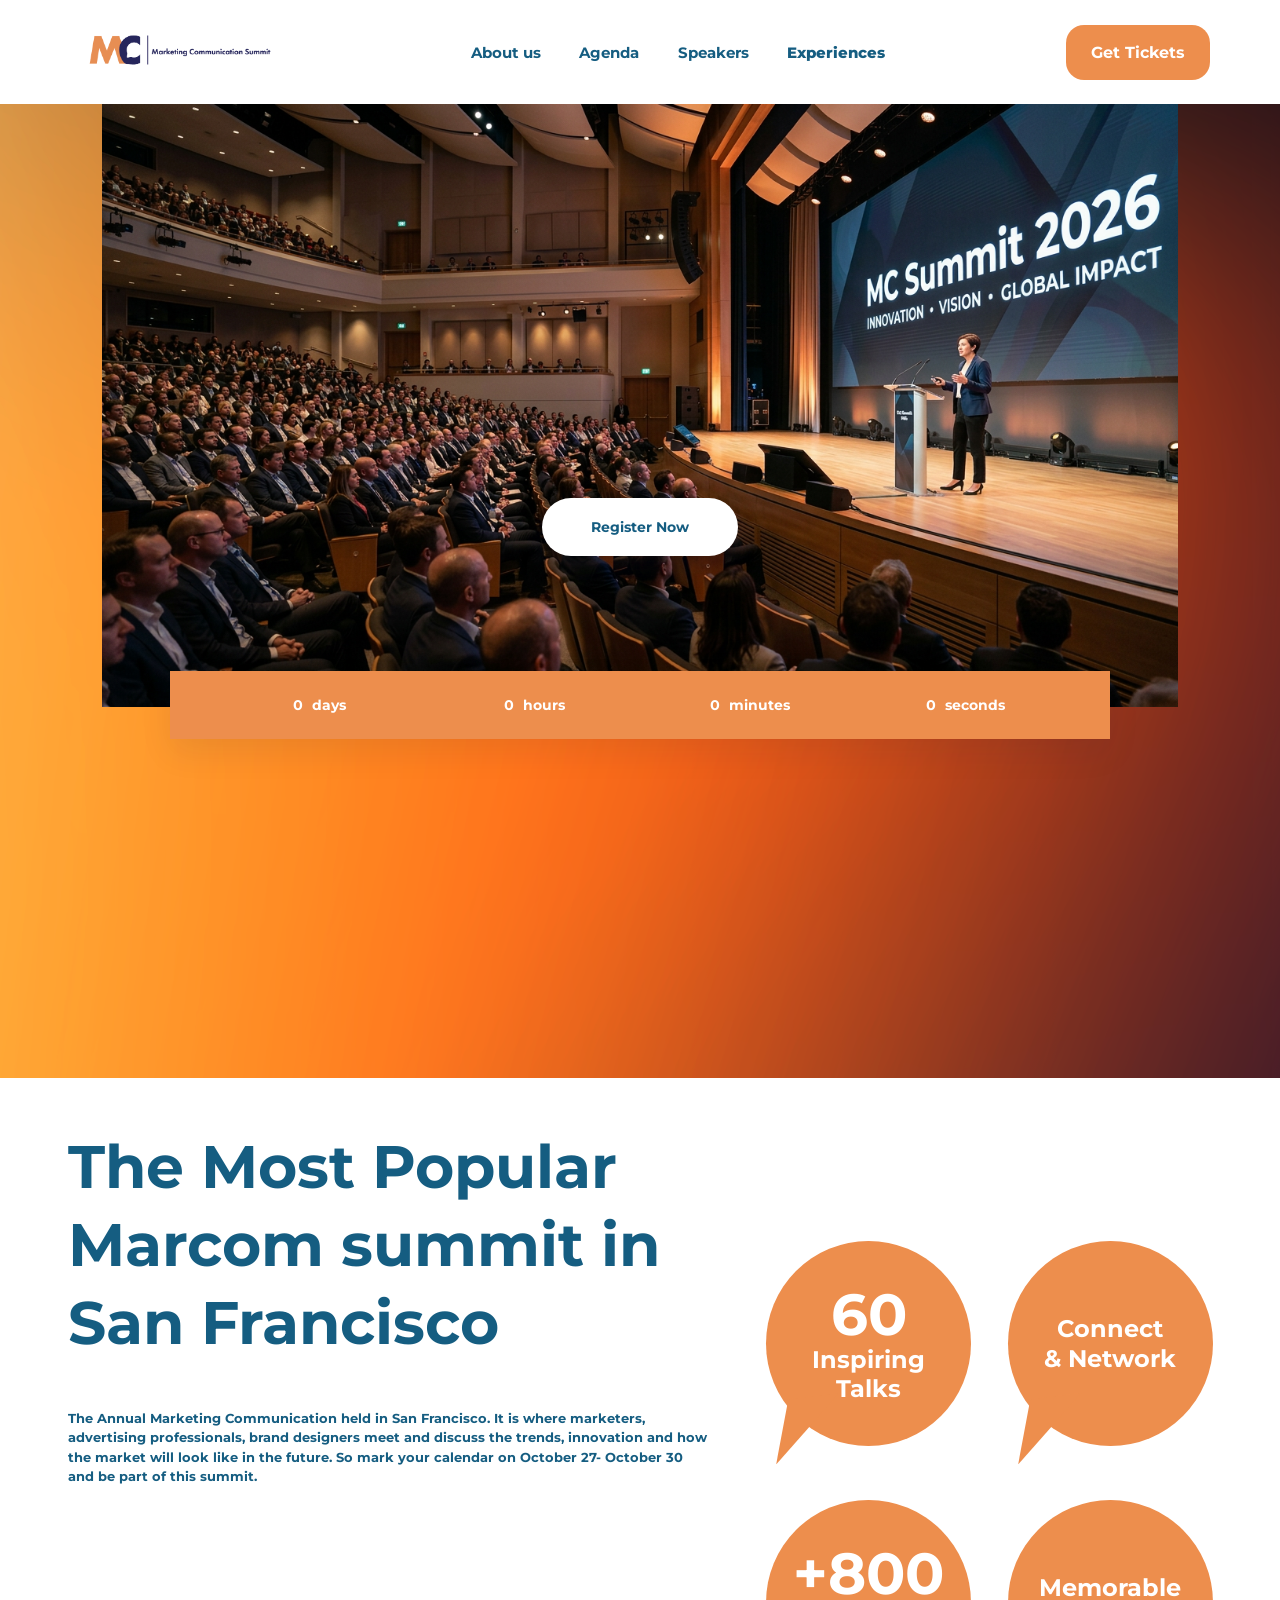
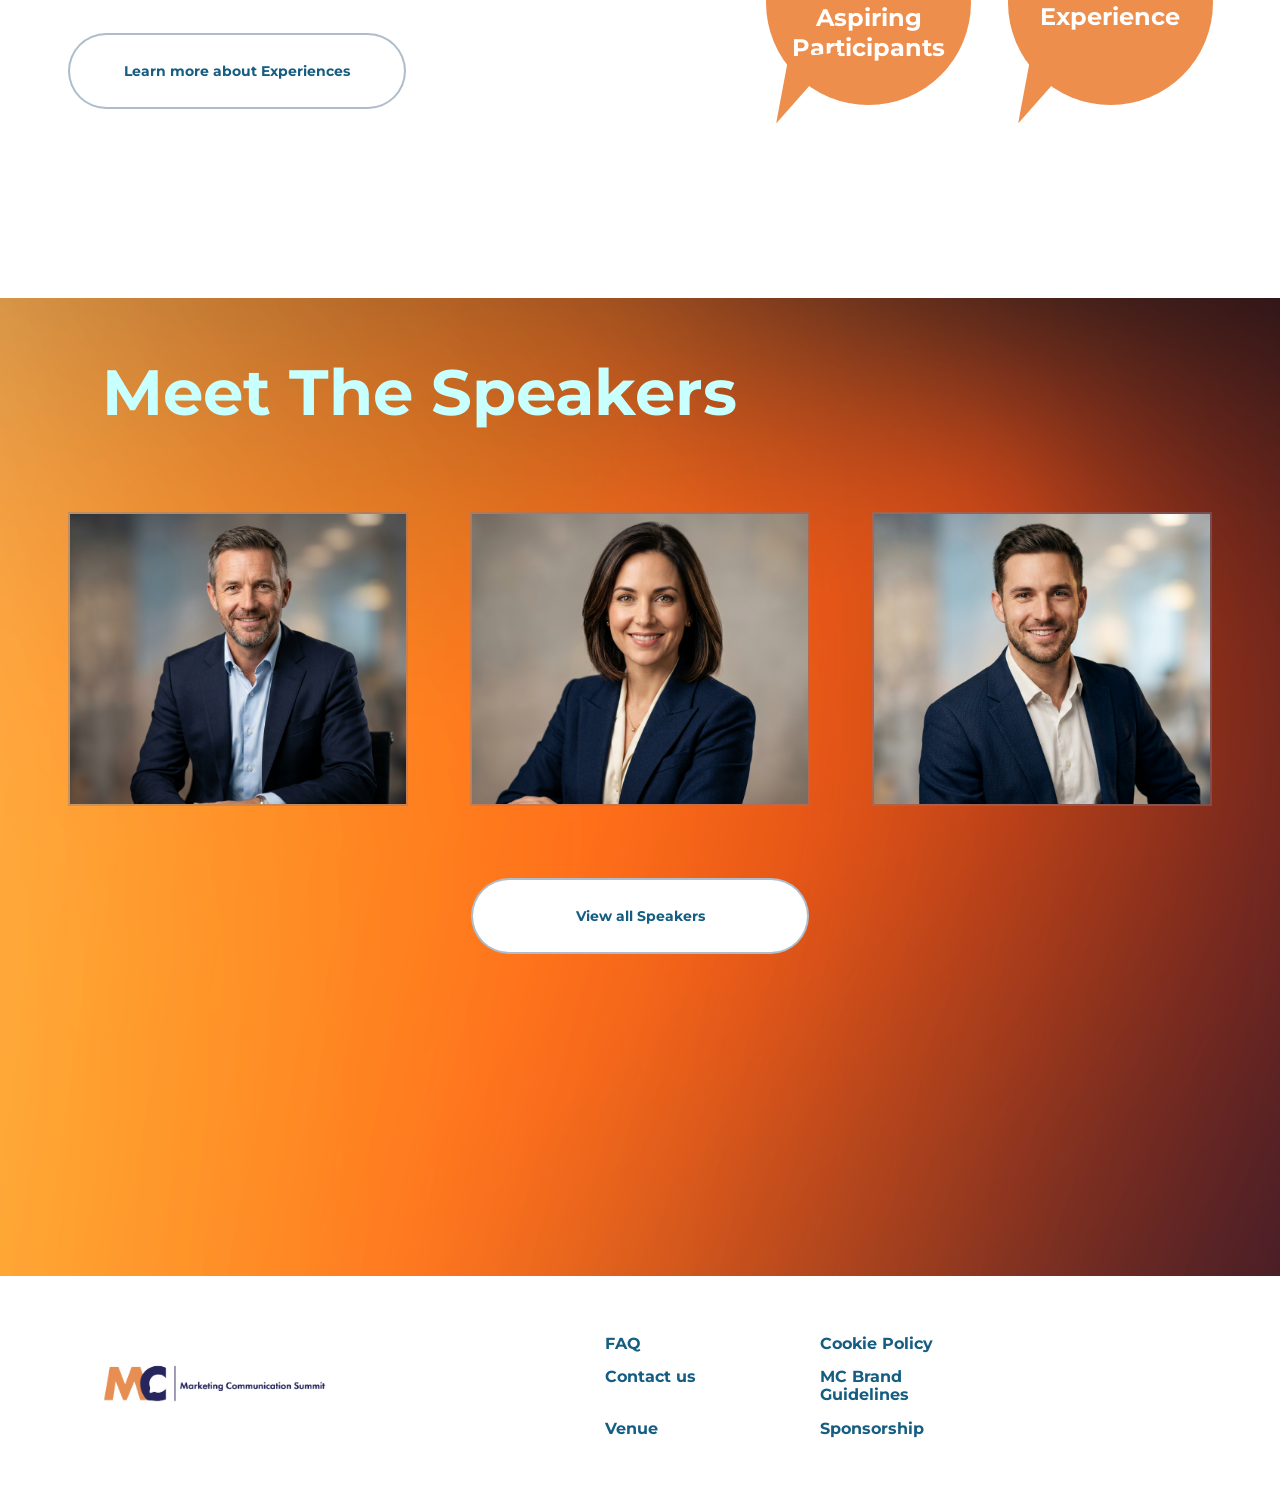
<file: index.html>
<!DOCTYPE html>
<html lang="en">
<head>
  <meta charset="UTF-8" />
  <meta name="viewport" content="width=device-width, initial-scale=1.0" />
  <title>MC Summit 2026</title>
  <link rel="preconnect" href="https://fonts.googleapis.com">
  <link rel="preconnect" href="https://fonts.gstatic.com" crossorigin>
  <link href="https://fonts.googleapis.com/css2?family=Montserrat:wght@500;600;700;800;900&display=swap" rel="stylesheet">
  <link rel="stylesheet" href="Style.css?v=speaker-modal-3" />
  <script src="Script.js?v=speaker-modal-3" defer></script>
</head>
<body>
  <header class="navbar">
    <a class="logo-wrap" href="index.html" aria-label="MC Summit home">
      <img src="Assets/logo.png" alt="MC Summit Logo" class="logo">
      <img src="Assets/logo_2.png" alt="MC Summit Logo" class="mobile-logo">
    </a>
    <button class="menu-toggle" type="button" aria-label="Open menu" aria-expanded="false" aria-controls="main-menu">
      <span></span>
      <span></span>
      <span></span>
    </button>

    <nav class="main-menu" id="main-menu" aria-label="Main navigation">

      <ul class="nav-links">
        <li><a href="#about">About us</a></li>
        <li><a href="#agenda">Agenda</a></li>
        <li><a href="speakers.html">Speakers</a></li>
        <li class="nav-item nav-experience">
          <a href="#experience-menu" class="experience-menu-toggle" aria-haspopup="true" aria-expanded="false">Experiences</a>
          <ul class="experience-dropdown" id="experience-menu">
            <li><a href="indoor-expo.html">Indoor Expo Experience</a></li>
            <li><a href="outdoor-expo.html">Outdoor Expo Experience</a></li>
            <li><a href="vip-experience.html">VIP Experience</a></li>
          </ul>
        </li>
      </ul>
      <a href="./register.html" class="ticket-btn menu-ticket-btn">Get Tickets</a>
    </nav>

    <a href="./register.html" class="ticket-btn">Get Tickets</a>
  </header>

  <main>
    <section class="hero-section gradient-panel" id="tickets">
      <div class="hero-content">
        <img src="Assets/hero.png" alt="Audience watching a keynote at MC Summit 2026" class="hero-image">
        <a class="register-btn" href="./register.html">Register Now</a>

        <div class="countdown" aria-label="Countdown to MC Summit 2026" data-event-date="2026-10-27T09:00:00-07:00">
          <div class="countdown-item" data-unit="days"><strong data-value>357</strong> days</div>
          <div class="countdown-item" data-unit="hours"><strong data-value>15</strong> hours</div>
          <div class="countdown-item" data-unit="minutes"><strong data-value>25</strong> minutes</div>
          <div class="countdown-item" data-unit="seconds"><strong data-value>5</strong> seconds</div>
        </div>
      </div>
    </section>

    <section class="about-section" id="about">
      <div class="about-left">
        <h1>The Most Popular Marcom summit in San Francisco</h1>
        <p>
          The Annual Marketing Communication held in San Francisco. It is where marketers,
          advertising professionals, brand designers meet and discuss the trends, innovation
          and how the market will look like in the future. So mark your calendar on October 27-
          October 30 and be part of this summit.
        </p>
        <a class="outline-btn experience-trigger" href="#experience-menu">Learn more about Experiences</a>
      </div>

      <div class="about-right" aria-label="Event highlights">
        <div class="bubble">
          <h2>60</h2>
          <p>Inspiring Talks</p>
        </div>
        <div class="bubble">
          <p>Connect<br>&amp; Network</p>
        </div>
        <div class="bubble">
          <h2>+800</h2>
          <p>Aspiring Participants</p>
        </div>
        <div class="bubble">
          <p>Memorable Experience</p>
        </div>
      </div>
    </section>

    <section class="speakers-section gradient-panel" id="speakers">
      <div class="speakers-inner">
        <h2 class="speaker-title">Meet The Speakers</h2>

        <div class="speaker-grid">
          <article class="speaker-card" tabindex="0">
            <img src="Assets/speaker-1.png" alt="Mike Delgado">
            <div class="speaker-overlay">
              <h3>Mike Delgado</h3>
              <p>Founder &amp; CEO of Horizon Media Group</p>
            </div>
          </article>

          <article class="speaker-card" tabindex="0">
            <img src="Assets/ speaker-2.png" alt="Sofia Mitchell">
            <div class="speaker-overlay">
              <h3>Sofia Mitchell</h3>
              <p>Chief Marketing Officer, TrendLab</p>
            </div>
          </article>

          <article class="speaker-card" tabindex="0">
            <img src="Assets/ speaker-3.png" alt="David Johnson">
            <div class="speaker-overlay">
              <h3>David Johnson</h3>
              <p>Growth Marketing Lead, Spark Collective</p>
            </div>
          </article>
        </div>

        <a class="outline-btn center-btn" href="speakers.html">View all Speakers</a>
      </div>
    </section>
  </main>

  <footer class="footer">
    <div class="logo-wrap footer-logo-wrap">
      <img src="Assets/logo.png" alt="MC Summit Logo" class="logo footer-logo">
    </div>
    <div class="footer-links">
      <a href="#">FAQ</a>
      <a href="#">Cookie Policy</a>
      <a href="#">Contact us</a>
      <a href="#">MC Brand Guidelines</a>
      <a href="#">Venue</a>
      <a href="#">Sponsorship</a>
    </div>
  </footer>
</body>
</html>
</file>
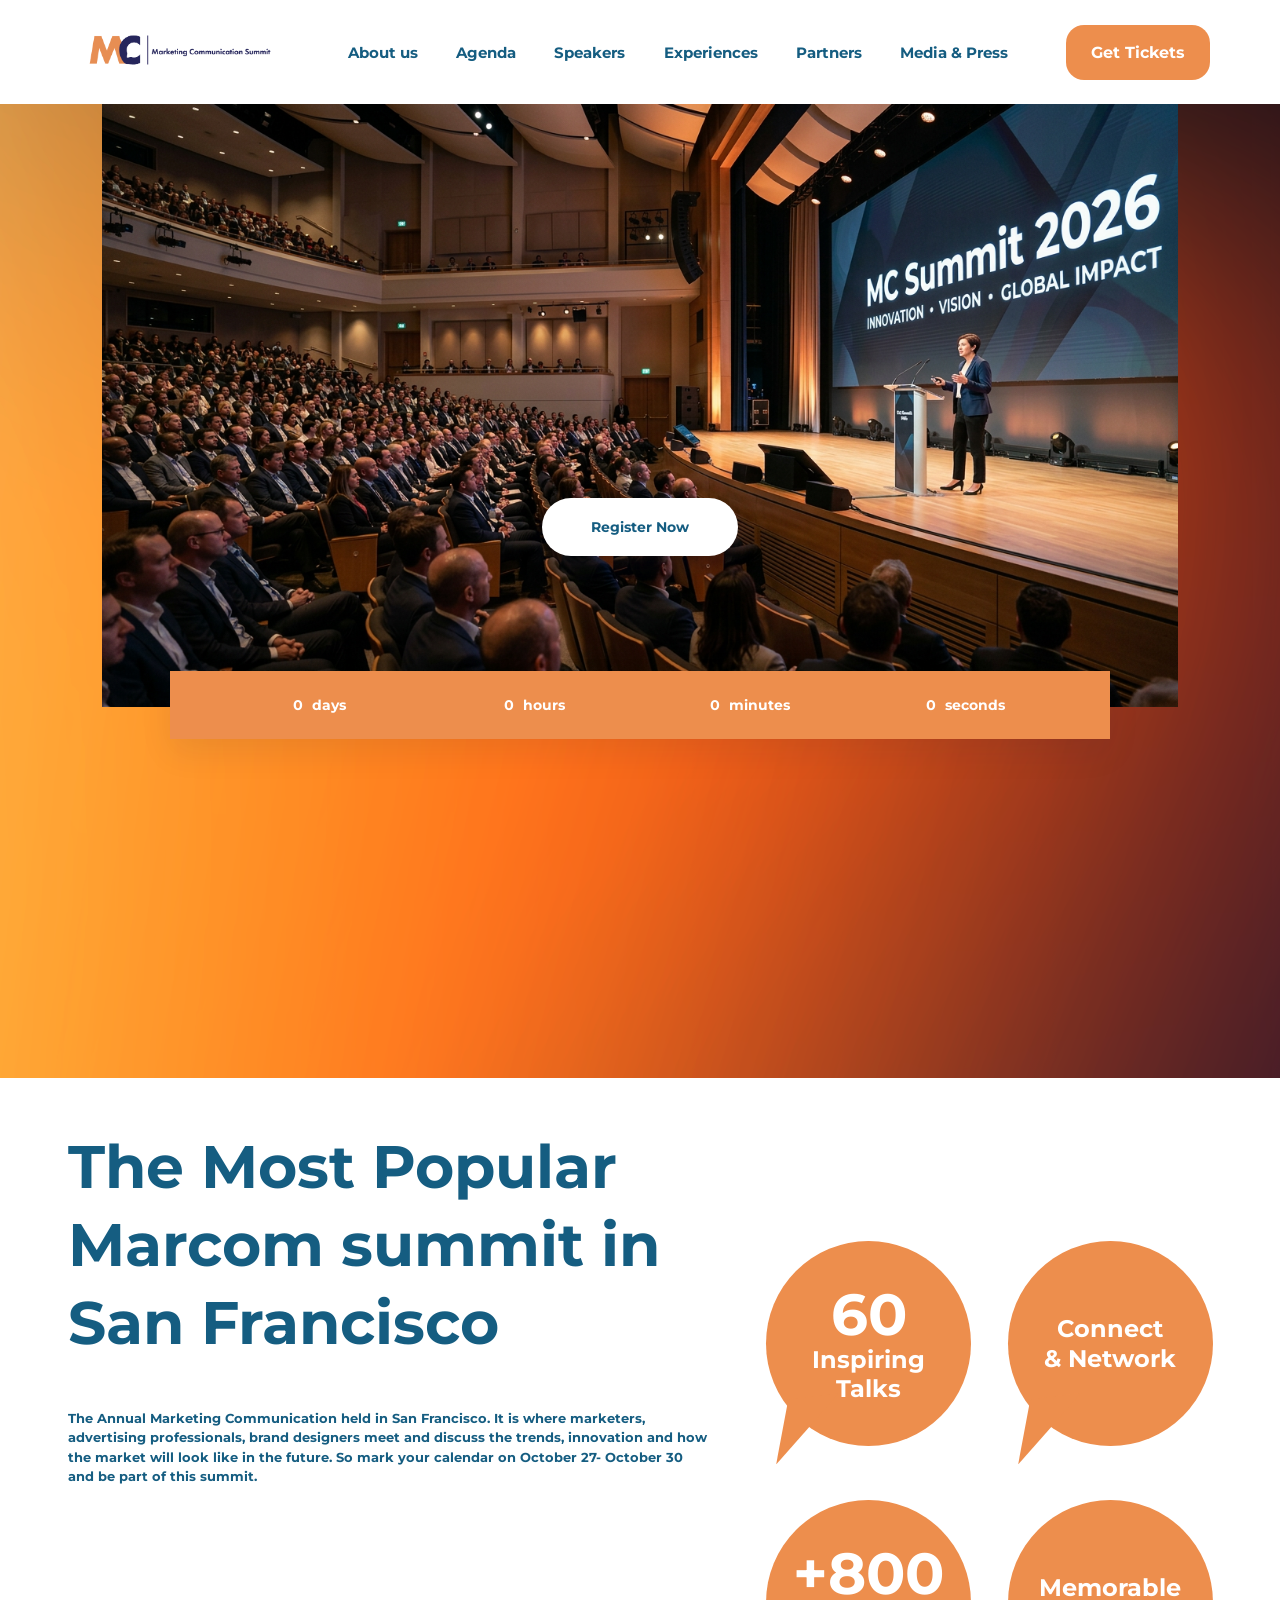
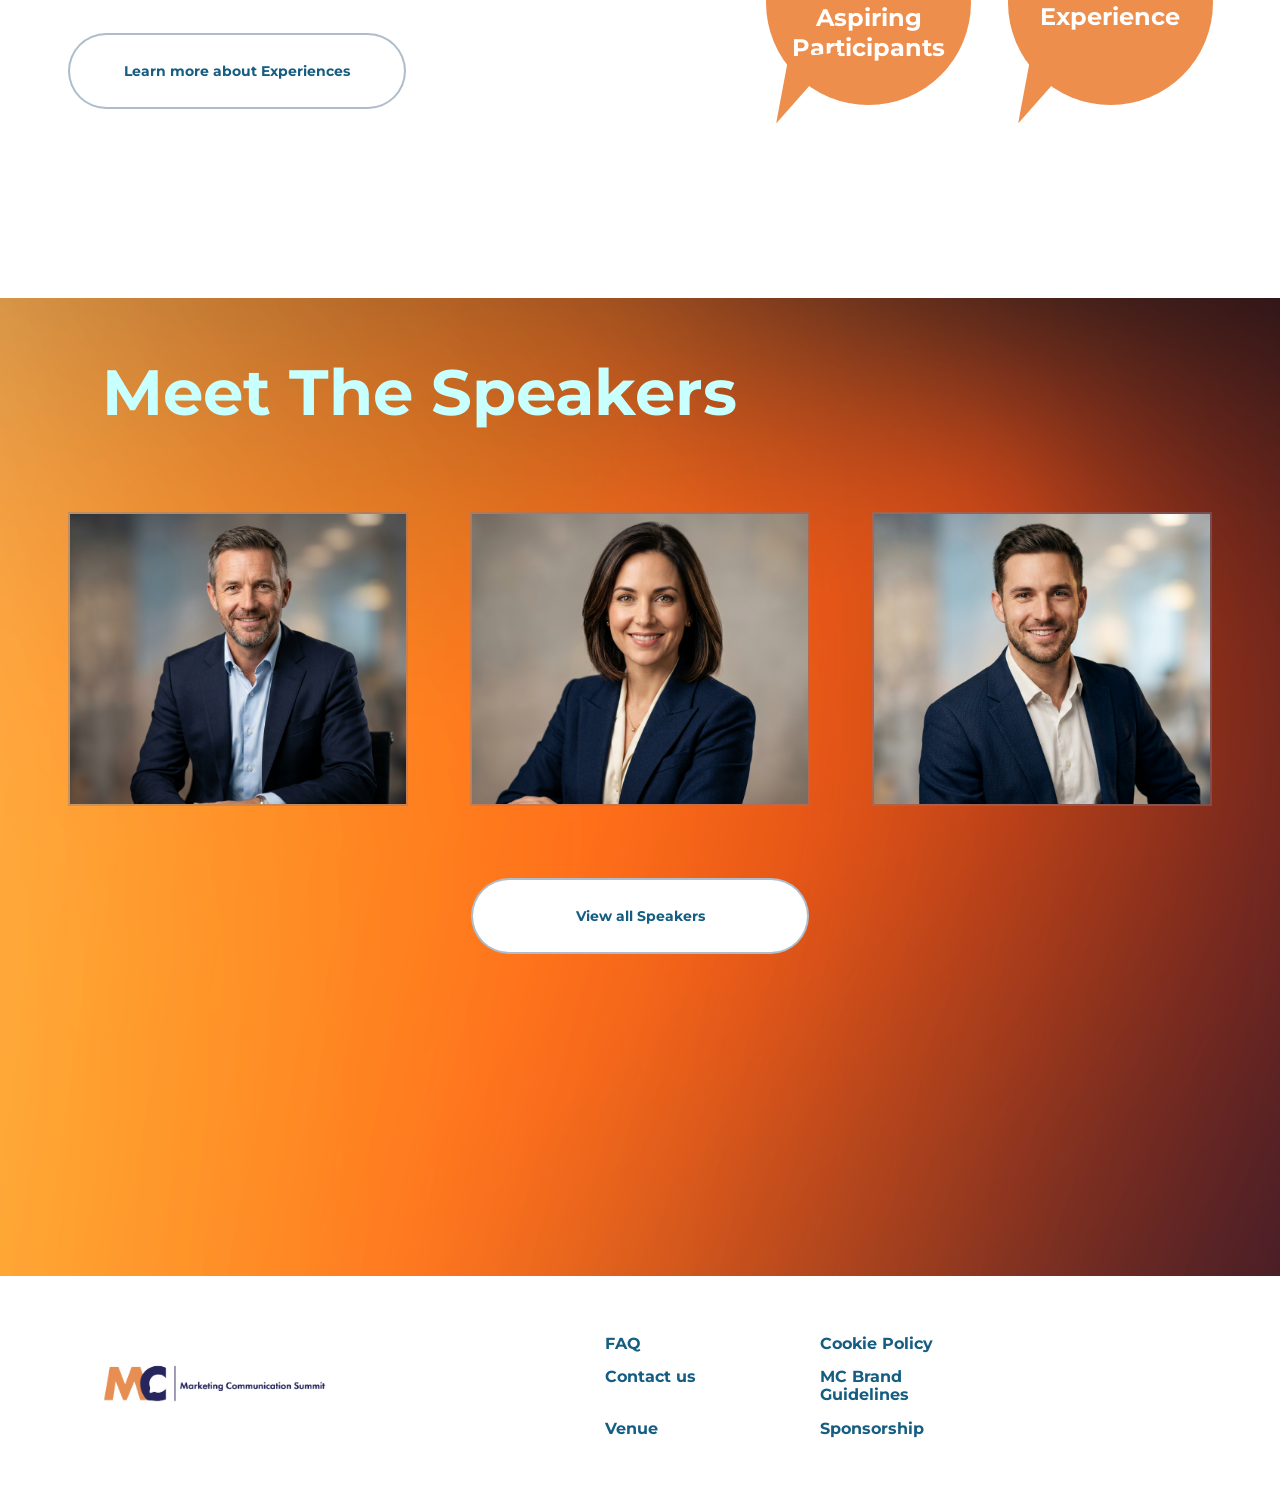
<file: index v1.html>
<!DOCTYPE html>
<html lang="en">
<head>
  <meta charset="UTF-8" />
  <meta name="viewport" content="width=device-width, initial-scale=1.0" />
  <title>MC Summit 2026</title>
  <link rel="preconnect" href="https://fonts.googleapis.com">
  <link rel="preconnect" href="https://fonts.gstatic.com" crossorigin>
  <link href="https://fonts.googleapis.com/css2?family=Montserrat:wght@500;600;700;800;900&display=swap" rel="stylesheet">
  <link rel="stylesheet" href="Style.css" />
  <script src="Script.js" defer></script>
</head>
<body>
  <header class="navbar">
    <a class="logo-wrap" href="#" aria-label="MC Summit home">
      <img src="Assets/logo.png" alt="MC Summit Logo" class="logo">
      <img src="Assets/logo_2.png" alt="MC Summit Logo" class="mobile-logo">
    </a>
    <button class="menu-toggle" type="button" aria-label="Open menu" aria-expanded="false" aria-controls="main-menu">
      <span></span>
      <span></span>
      <span></span>
    </button>

    <nav class="main-menu" id="main-menu" aria-label="Main navigation">

      <ul class="nav-links">
        <li><a href="#about">About us</a></li>
        <li><a href="#agenda">Agenda</a></li>
        <li><a href="#speakers">Speakers</a></li>
        <li><a href="#experience">Experiences</a></li>
        <li><a href="#partners">Partners</a></li>
        <li><a href="#media">Media &amp; Press</a></li>
      </ul>
      <a href="#tickets" class="ticket-btn menu-ticket-btn">Get Tickets</a>
    </nav>

    <a href="#tickets" class="ticket-btn">Get Tickets</a>
  </header>

  <main>
    <section class="hero-section gradient-panel" id="tickets">
      <div class="hero-content">
        <img src="Assets/hero.png" alt="Audience watching a keynote at MC Summit 2026" class="hero-image">
        <a class="register-btn" href="#tickets">Register Now</a>

        <div class="countdown" aria-label="Countdown to MC Summit 2026" data-event-date="2026-10-27T09:00:00-07:00">
          <div class="countdown-item" data-unit="days"><strong data-value>357</strong> days</div>
          <div class="countdown-item" data-unit="hours"><strong data-value>15</strong> hours</div>
          <div class="countdown-item" data-unit="minutes"><strong data-value>25</strong> minutes</div>
          <div class="countdown-item" data-unit="seconds"><strong data-value>5</strong> seconds</div>
        </div>
      </div>
    </section>

    <section class="about-section" id="about">
      <div class="about-left">
        <h1>The Most Popular Marcom summit in San Francisco</h1>
        <p>
          The Annual Marketing Communication held in San Francisco. It is where marketers,
          advertising professionals, brand designers meet and discuss the trends, innovation
          and how the market will look like in the future. So mark your calendar on October 27-
          October 30 and be part of this summit.
        </p>
        <a class="outline-btn" href="#experience">Learn more about Experiences</a>
      </div>

      <div class="about-right" aria-label="Event highlights">
        <div class="bubble">
          <h2>60</h2>
          <p>Inspiring Talks</p>
        </div>
        <div class="bubble">
          <p>Connect<br>&amp; Network</p>
        </div>
        <div class="bubble">
          <h2>+800</h2>
          <p>Aspiring Participants</p>
        </div>
        <div class="bubble">
          <p>Memorable Experience</p>
        </div>
      </div>
    </section>

    <section class="speakers-section gradient-panel" id="speakers">
      <div class="speakers-inner">
        <h2 class="speaker-title">Meet The Speakers</h2>

        <div class="speaker-grid">
          <article class="speaker-card">
            <img src="Assets/speaker-1.png" alt="Mike Delgado">
            <div class="speaker-overlay">
              <h3>Mike Delgado</h3>
              <p>Founder &amp; CEO of Horizon Media Group</p>
            </div>
          </article>

          <article class="speaker-card">
            <img src="Assets/ speaker-2.png" alt="Sofia Mitchell">
            <div class="speaker-overlay">
              <h3>Sofia Mitchell</h3>
              <p>Chief Marketing Officer, TrendLab</p>
            </div>
          </article>

          <article class="speaker-card">
            <img src="Assets/ speaker-3.png" alt="David Johnson">
            <div class="speaker-overlay">
              <h3>David Johnson</h3>
              <p>Growth Marketing Lead, Spark Collective</p>
            </div>
          </article>
        </div>

        <a class="outline-btn center-btn" href="#speakers">View all Speakers</a>
      </div>
    </section>
  </main>

  <footer class="footer">
    <div class="logo-wrap footer-logo-wrap">
      <img src="Assets/logo.png" alt="MC Summit Logo" class="logo footer-logo">
    </div>
    <div class="footer-links">
      <a href="#">FAQ</a>
      <a href="#">Cookie Policy</a>
      <a href="#">Contact us</a>
      <a href="#">MC Brand Guidelines</a>
      <a href="#">Venue</a>
      <a href="#">Sponsorship</a>
    </div>
  </footer>
</body>
</html>
</file>
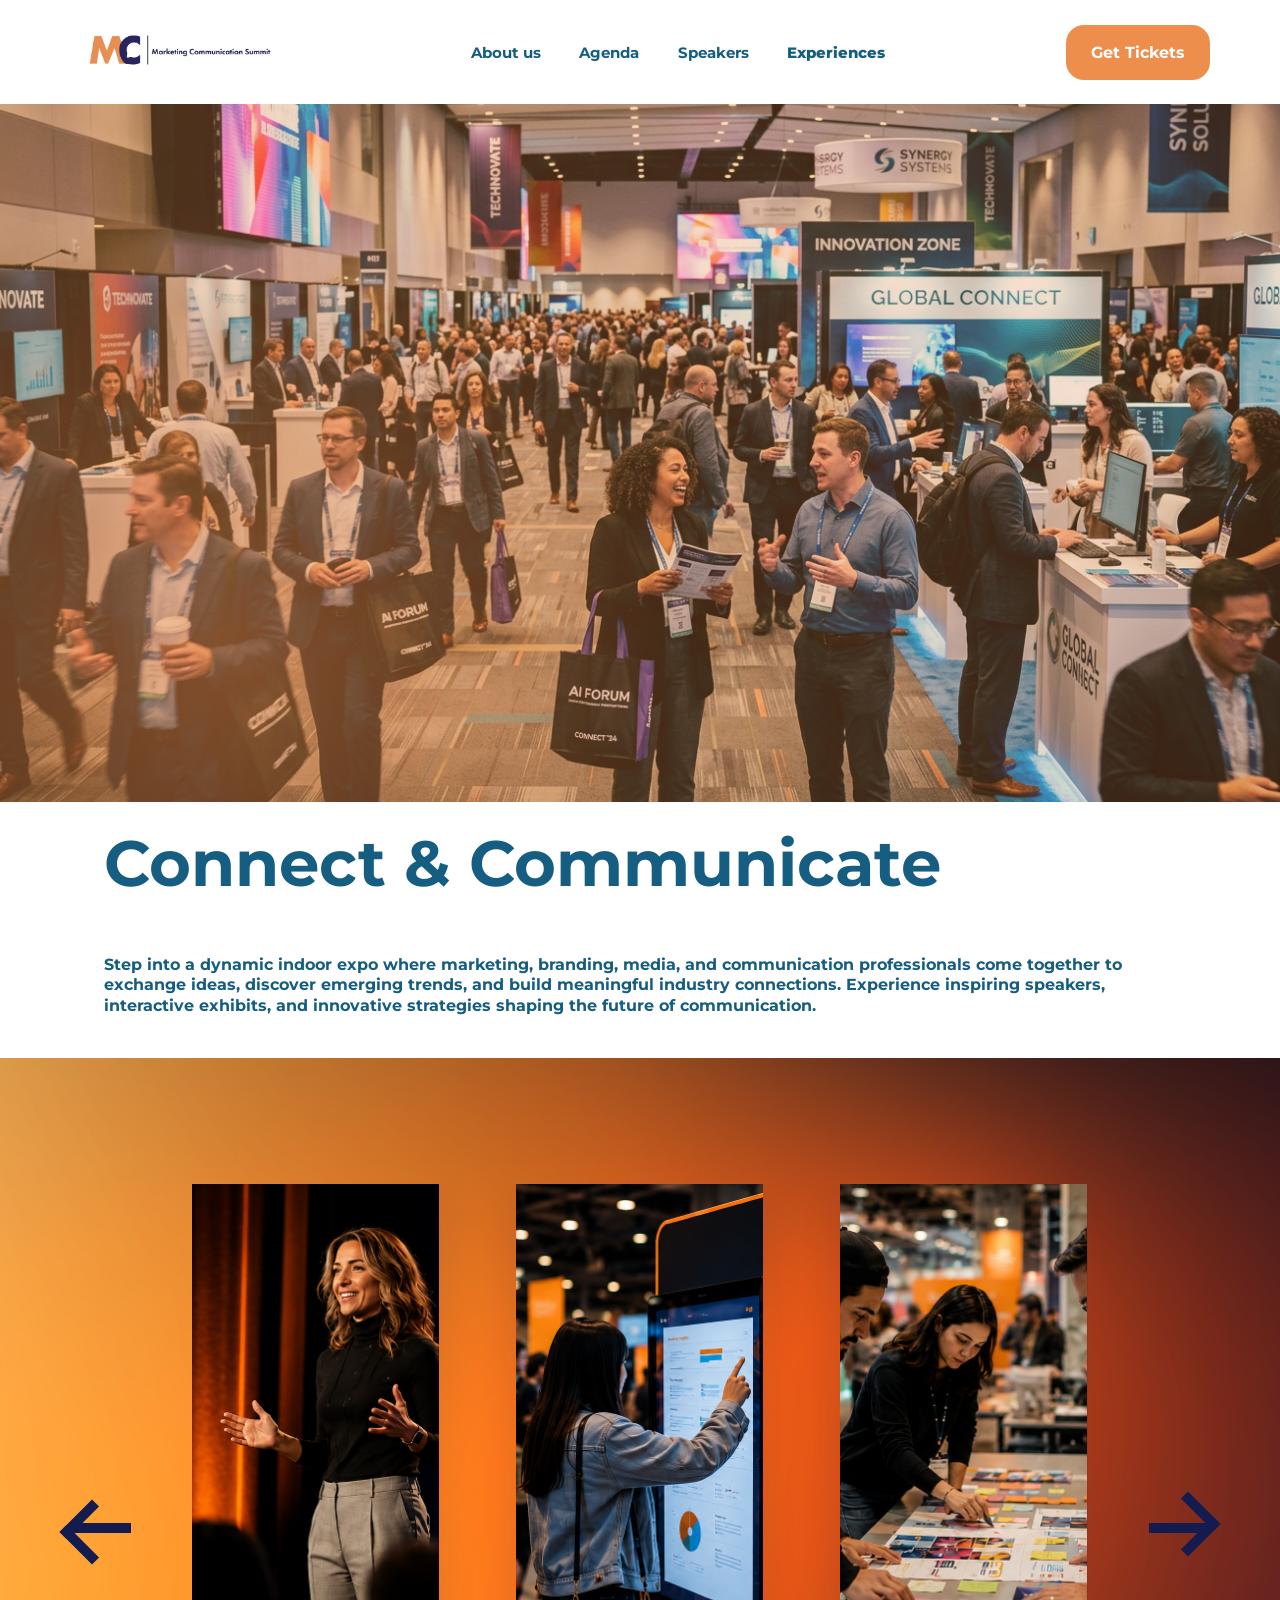
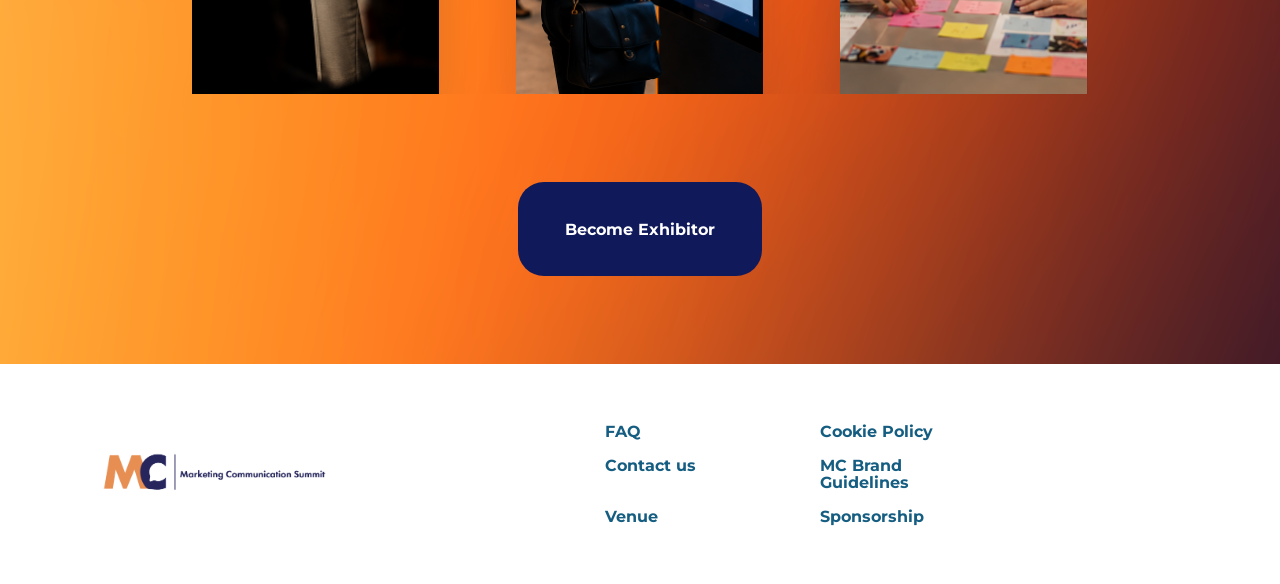
<file: indoor-expo.html>
<!DOCTYPE html>
<html lang="en">
<head>
  <meta charset="UTF-8" />
  <meta name="viewport" content="width=device-width, initial-scale=1.0" />
  <title>Indoor Expo Experience | MC Summit 2026</title>
  <link rel="preconnect" href="https://fonts.googleapis.com">
  <link rel="preconnect" href="https://fonts.gstatic.com" crossorigin>
  <link href="https://fonts.googleapis.com/css2?family=Montserrat:wght@500;600;700;800;900&display=swap" rel="stylesheet">
  <link rel="stylesheet" href="Style.css?v=speaker-modal-3" />
  <script src="Script.js?v=speaker-modal-3" defer></script>
</head>
<body>
  <header class="navbar">
    <a class="logo-wrap" href="index.html" aria-label="MC Summit home">
      <img src="Assets/logo.png" alt="MC Summit Logo" class="logo">
      <img src="Assets/logo_2.png" alt="MC Summit Logo" class="mobile-logo">
    </a>
    <button class="menu-toggle" type="button" aria-label="Open menu" aria-expanded="false" aria-controls="main-menu">
      <span></span>
      <span></span>
      <span></span>
    </button>

    <nav class="main-menu" id="main-menu" aria-label="Main navigation">
      <ul class="nav-links">
        <li><a href="index.html#about">About us</a></li>
        <li><a href="index.html#agenda">Agenda</a></li>
        <li><a href="speakers.html">Speakers</a></li>
        <li class="nav-item nav-experience is-active">
          <a href="#experience-menu" class="experience-menu-toggle" aria-haspopup="true" aria-expanded="false">Experiences</a>
          <ul class="experience-dropdown" id="experience-menu">
            <li><a class="is-active" href="indoor-expo.html">Indoor Expo Experience</a></li>
            <li><a href="outdoor-expo.html">Outdoor Expo Experience</a></li>
            <li><a href="vip-experience.html">VIP Experience</a></li>
          </ul>
        </li>
      </ul>
      <a href="./register.html" class="ticket-btn menu-ticket-btn">Get Tickets</a>
    </nav>

    <a href="./register.html" class="ticket-btn">Get Tickets</a>
  </header>

  <main>
    <section class="expo-hero" aria-label="Indoor expo hall">
      <div class="expo-hero-image"></div>
    </section>

    <section class="expo-intro">
      <h1>Connect &amp; Communicate</h1>
      <p>
        Step into a dynamic indoor expo where marketing, branding, media, and communication
        professionals come together to exchange ideas, discover emerging trends, and build
        meaningful industry connections. Experience inspiring speakers, interactive exhibits,
        and innovative strategies shaping the future of communication.
      </p>
    </section>

    <section class="expo-carousel-section gradient-panel" aria-label="Indoor expo image carousel">
      <button class="carousel-arrow carousel-arrow-prev" type="button" aria-label="Previous image" data-carousel-prev></button>

      <div class="expo-carousel-window">
        <div class="expo-carousel-track">
          <article class="expo-carousel-card"><img src="Assets/expo-carousel-1.png" alt="Speaker presenting on stage"></article>
          <article class="expo-carousel-card"><img src="Assets/expo-carousel-2.png" alt="Interactive touchscreen display"></article>
          <article class="expo-carousel-card"><img src="Assets/expo-carousel-3.png" alt="Collaborative workshop table"></article>
          <article class="expo-carousel-card"><img src="Assets/expo-carousel-4.png" alt="Attendees networking"></article>
          <article class="expo-carousel-card"><img src="Assets/expo-carousel-5.png" alt="Conference presentation about emerging trends"></article>
          <article class="expo-carousel-card"><img src="Assets/expo-carousel-6.png" alt="Wide indoor expo hall"></article>
        </div>
      </div>

      <button class="carousel-arrow carousel-arrow-next" type="button" aria-label="Next image" data-carousel-next></button>
      <a class="exhibitor-button" href="./register.html">Become Exhibitor</a>
    </section>
  </main>

  <footer class="footer">
    <div class="logo-wrap footer-logo-wrap">
      <img src="Assets/logo.png" alt="MC Summit Logo" class="logo footer-logo">
    </div>
    <div class="footer-links">
      <a href="#">FAQ</a>
      <a href="#">Cookie Policy</a>
      <a href="#">Contact us</a>
      <a href="#">MC Brand Guidelines</a>
      <a href="#">Venue</a>
      <a href="#">Sponsorship</a>
    </div>
  </footer>
</body>
</html>
</file>
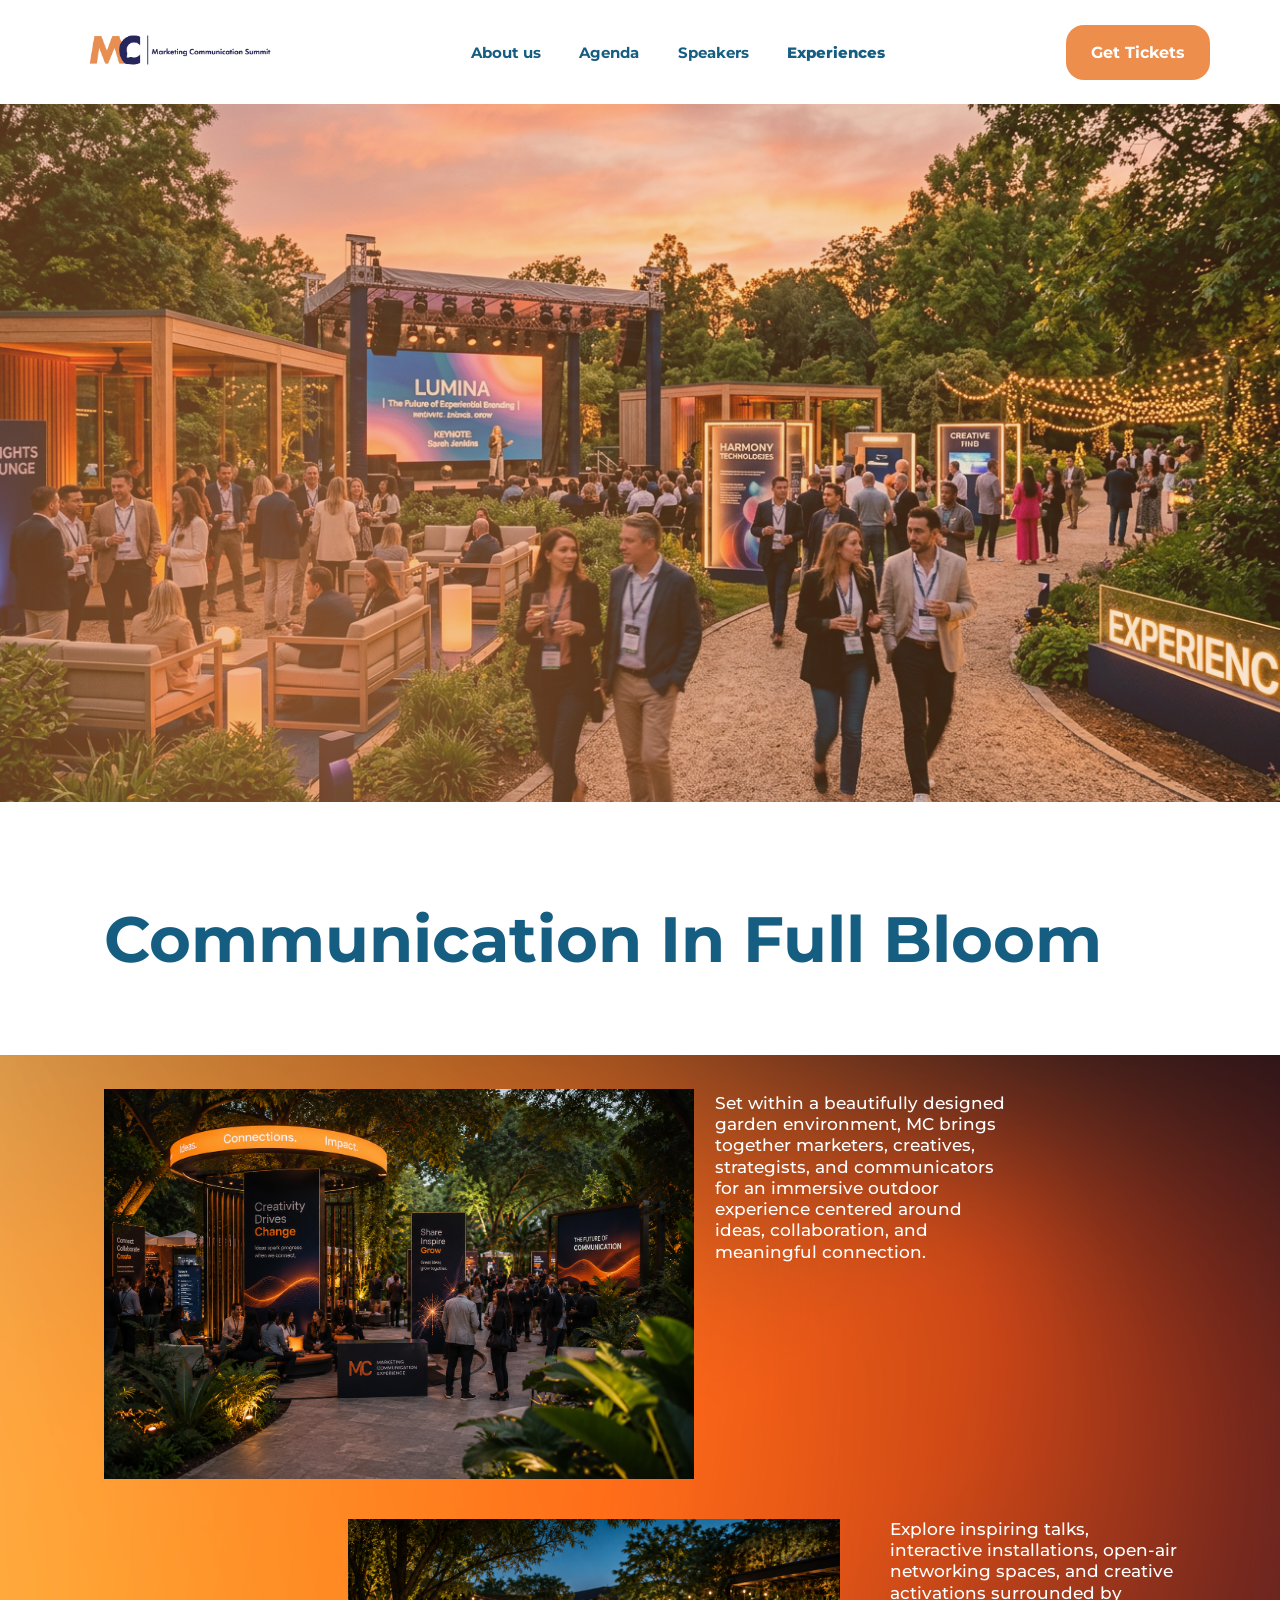
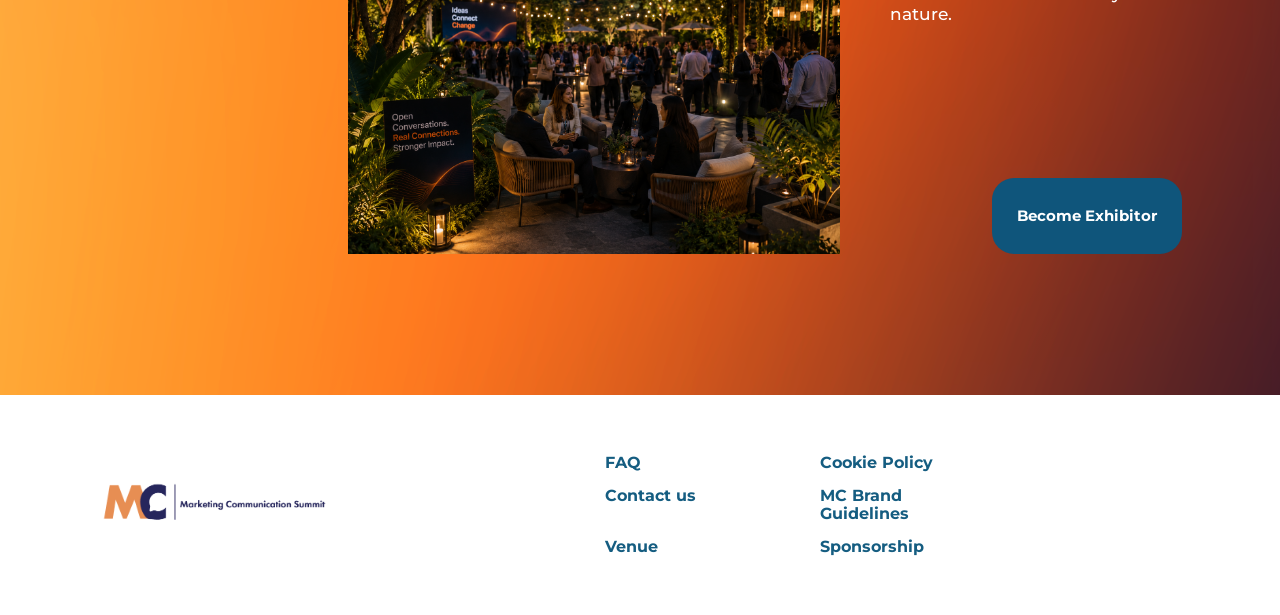
<file: outdoor-expo.html>
<!DOCTYPE html>
<html lang="en">
<head>
  <meta charset="UTF-8" />
  <meta name="viewport" content="width=device-width, initial-scale=1.0" />
  <title>Outdoor Expo Experience | MC Summit 2026</title>
  <link rel="preconnect" href="https://fonts.googleapis.com">
  <link rel="preconnect" href="https://fonts.gstatic.com" crossorigin>
  <link href="https://fonts.googleapis.com/css2?family=Montserrat:wght@500;600;700;800;900&display=swap" rel="stylesheet">
  <link rel="stylesheet" href="Style.css?v=speaker-modal-3" />
  <script src="Script.js?v=speaker-modal-3" defer></script>
</head>
<body>
  <header class="navbar">
    <a class="logo-wrap" href="index.html" aria-label="MC Summit home">
      <img src="Assets/logo.png" alt="MC Summit Logo" class="logo">
      <img src="Assets/logo_2.png" alt="MC Summit Logo" class="mobile-logo">
    </a>
    <button class="menu-toggle" type="button" aria-label="Open menu" aria-expanded="false" aria-controls="main-menu">
      <span></span>
      <span></span>
      <span></span>
    </button>

    <nav class="main-menu" id="main-menu" aria-label="Main navigation">
      <ul class="nav-links">
        <li><a href="index.html#about">About us</a></li>
        <li><a href="index.html#agenda">Agenda</a></li>
        <li><a href="speakers.html">Speakers</a></li>
        <li class="nav-item nav-experience is-active">
          <a href="#experience-menu" class="experience-menu-toggle" aria-haspopup="true" aria-expanded="false">Experiences</a>
          <ul class="experience-dropdown" id="experience-menu">
            <li><a href="indoor-expo.html">Indoor Expo Experience</a></li>
            <li><a class="is-active" href="outdoor-expo.html">Outdoor Expo Experience</a></li>
            <li><a href="vip-experience.html">VIP Experience</a></li>
          </ul>
        </li>
      </ul>
      <a href="./register.html" class="ticket-btn menu-ticket-btn">Get Tickets</a>
    </nav>

    <a href="./register.html" class="ticket-btn">Get Tickets</a>
  </header>

  <main>
    <section class="outdoor-hero" aria-label="Outdoor expo garden">
      <div class="outdoor-hero-image"></div>
    </section>

    <section class="outdoor-title">
      <h1>Communication In Full Bloom</h1>
    </section>

    <section class="outdoor-experience-section gradient-panel">
      <div class="outdoor-experience-grid">
        <img class="outdoor-feature outdoor-feature-one" src="Assets/outdoor-expo-feature-1.png" alt="Outdoor communication garden entrance">
        <p class="outdoor-copy outdoor-copy-one">
          Set within a beautifully designed garden environment, MC brings together marketers,
          creatives, strategists, and communicators for an immersive outdoor experience centered
          around ideas, collaboration, and meaningful connection.
        </p>

        <img class="outdoor-feature outdoor-feature-two" src="Assets/outdoor-expo-feature-2.png" alt="Outdoor garden networking lounge at night">
        <p class="outdoor-copy outdoor-copy-two">
          Explore inspiring talks, interactive installations, open-air networking spaces, and
          creative activations surrounded by nature.
        </p>

        <a class="outdoor-exhibitor-button" href="./register.html">Become Exhibitor</a>
      </div>
    </section>
  </main>

  <footer class="footer">
    <div class="logo-wrap footer-logo-wrap">
      <img src="Assets/logo.png" alt="MC Summit Logo" class="logo footer-logo">
    </div>
    <div class="footer-links">
      <a href="#">FAQ</a>
      <a href="#">Cookie Policy</a>
      <a href="#">Contact us</a>
      <a href="#">MC Brand Guidelines</a>
      <a href="#">Venue</a>
      <a href="#">Sponsorship</a>
    </div>
  </footer>
</body>
</html>
</file>
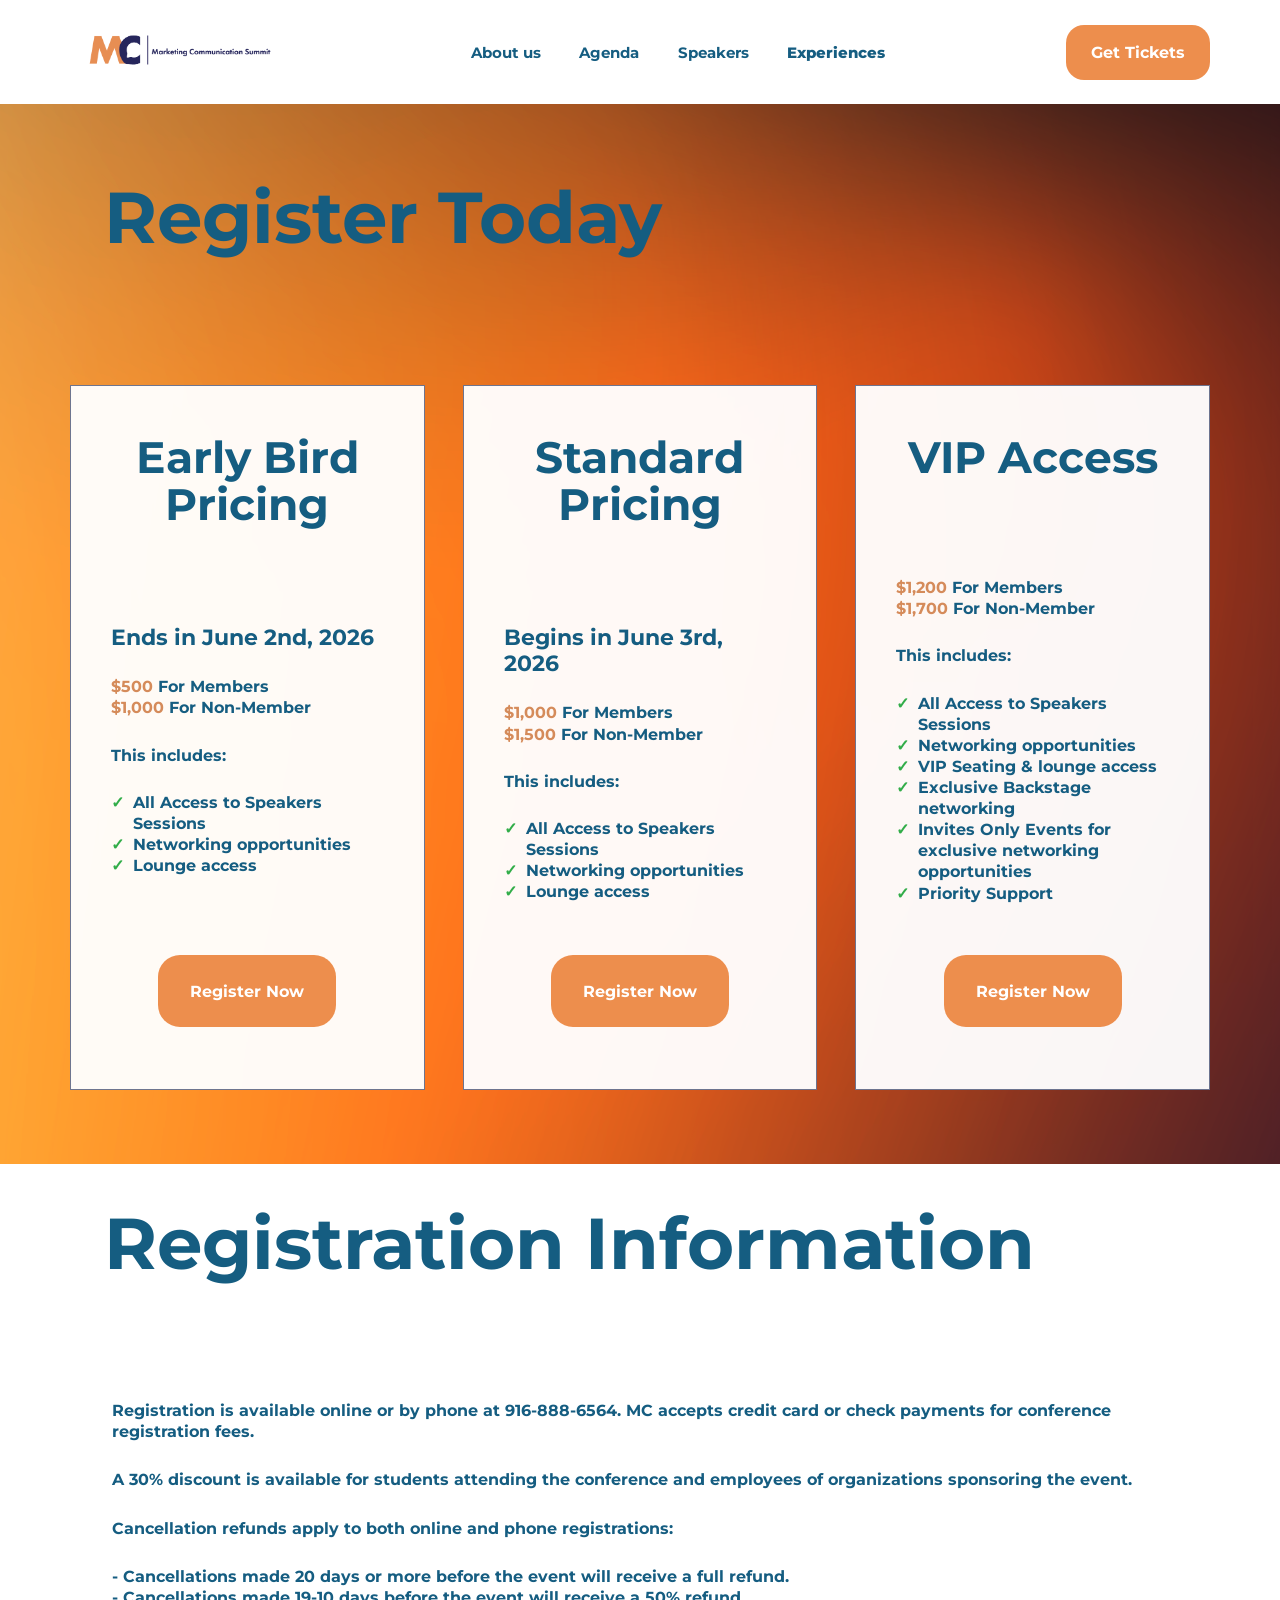
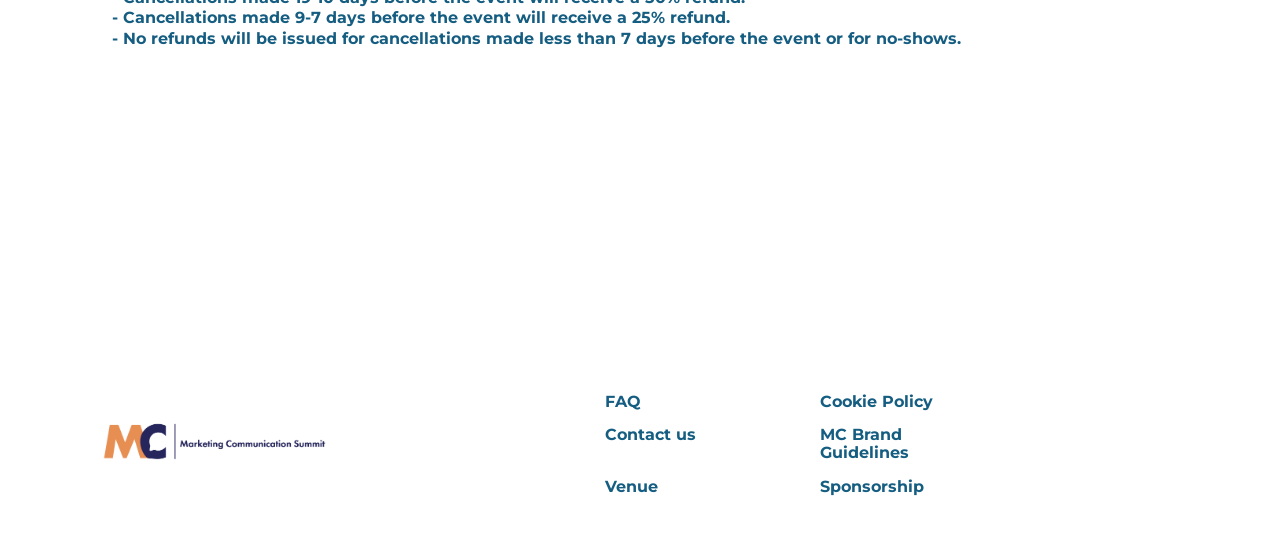
<file: register.html>
<!DOCTYPE html>
<html lang="en">
<head>
  <meta charset="UTF-8" />
  <meta name="viewport" content="width=device-width, initial-scale=1.0" />
  <title>Register Today | MC Summit 2026</title>
  <link rel="preconnect" href="https://fonts.googleapis.com">
  <link rel="preconnect" href="https://fonts.gstatic.com" crossorigin>
  <link href="https://fonts.googleapis.com/css2?family=Montserrat:wght@500;600;700;800;900&display=swap" rel="stylesheet">
  <link rel="stylesheet" href="Style.css?v=speaker-modal-3" />
  <script src="Script.js?v=speaker-modal-3" defer></script>
</head>
<body>
  <header class="navbar">
    <a class="logo-wrap" href="index.html" aria-label="MC Summit home">
      <img src="Assets/logo.png" alt="MC Summit Logo" class="logo">
      <img src="Assets/logo_2.png" alt="MC Summit Logo" class="mobile-logo">
    </a>
    <button class="menu-toggle" type="button" aria-label="Open menu" aria-expanded="false" aria-controls="main-menu">
      <span></span>
      <span></span>
      <span></span>
    </button>

    <nav class="main-menu" id="main-menu" aria-label="Main navigation">
      <ul class="nav-links">
        <li><a href="index.html#about">About us</a></li>
        <li><a href="index.html#agenda">Agenda</a></li>
        <li><a href="speakers.html">Speakers</a></li>
        <li class="nav-item nav-experience">
          <a href="#experience-menu" class="experience-menu-toggle" aria-haspopup="true" aria-expanded="false">Experiences</a>
          <ul class="experience-dropdown" id="experience-menu">
            <li><a href="indoor-expo.html">Indoor Expo Experience</a></li>
            <li><a href="outdoor-expo.html">Outdoor Expo Experience</a></li>
            <li><a href="vip-experience.html">VIP Experience</a></li>
          </ul>
        </li>
      </ul>
      <a href="./register.html" class="ticket-btn menu-ticket-btn">Get Tickets</a>
    </nav>

    <a href="./register.html" class="ticket-btn">Get Tickets</a>
  </header>

  <main>
    <section class="register-hero gradient-panel">
      <div class="register-inner">
        <h1>Register Today</h1>

        <div class="pricing-grid" aria-label="Registration pricing options">
          <article class="pricing-card">
            <h2>Early Bird Pricing</h2>
            <div class="pricing-copy">
              <p class="pricing-date">Ends in June 2nd, 2026</p>
              <p><span>$500</span> For Members<br><span>$1,000</span> For Non-Member</p>
              <p class="includes-label">This includes:</p>
              <ul>
                <li>All Access to Speakers Sessions</li>
                <li>Networking opportunities</li>
                <li>Lounge access</li>
              </ul>
            </div>
            <a class="pricing-button" href="#registration-info">Register Now</a>
          </article>

          <article class="pricing-card">
            <h2>Standard Pricing</h2>
            <div class="pricing-copy">
              <p class="pricing-date">Begins in June 3rd, 2026</p>
              <p><span>$1,000</span> For Members<br><span>$1,500</span> For Non-Member</p>
              <p class="includes-label">This includes:</p>
              <ul>
                <li>All Access to Speakers Sessions</li>
                <li>Networking opportunities</li>
                <li>Lounge access</li>
              </ul>
            </div>
            <a class="pricing-button" href="#registration-info">Register Now</a>
          </article>

          <article class="pricing-card">
            <h2>VIP Access</h2>
            <div class="pricing-copy">
              <p><span>$1,200</span> For Members<br><span>$1,700</span> For Non-Member</p>
              <p class="includes-label">This includes:</p>
              <ul>
                <li>All Access to Speakers Sessions</li>
                <li>Networking opportunities</li>
                <li>VIP Seating &amp; lounge access</li>
                <li>Exclusive Backstage networking</li>
                <li>Invites Only Events for exclusive networking opportunities</li>
                <li>Priority Support</li>
              </ul>
            </div>
            <a class="pricing-button" href="#registration-info">Register Now</a>
          </article>
        </div>
      </div>
    </section>

    <section class="registration-info" id="registration-info">
      <h2>Registration Information</h2>
      <div class="registration-copy">
        <p>
          Registration is available online or by phone at 916-888-6564. MC accepts credit
          card or check payments for conference registration fees.
        </p>
        <p>
          A 30% discount is available for students attending the conference and employees
          of organizations sponsoring the event.
        </p>
        <p>Cancellation refunds apply to both online and phone registrations:</p>
        <ul>
          <li>Cancellations made 20 days or more before the event will receive a full refund.</li>
          <li>Cancellations made 19-10 days before the event will receive a 50% refund.</li>
          <li>Cancellations made 9-7 days before the event will receive a 25% refund.</li>
          <li>No refunds will be issued for cancellations made less than 7 days before the event or for no-shows.</li>
        </ul>
      </div>
    </section>
  </main>

  <footer class="footer">
    <div class="logo-wrap footer-logo-wrap">
      <img src="Assets/logo.png" alt="MC Summit Logo" class="logo footer-logo">
    </div>
    <div class="footer-links">
      <a href="#">FAQ</a>
      <a href="#">Cookie Policy</a>
      <a href="#">Contact us</a>
      <a href="#">MC Brand Guidelines</a>
      <a href="#">Venue</a>
      <a href="#">Sponsorship</a>
    </div>
  </footer>
</body>
</html>
</file>
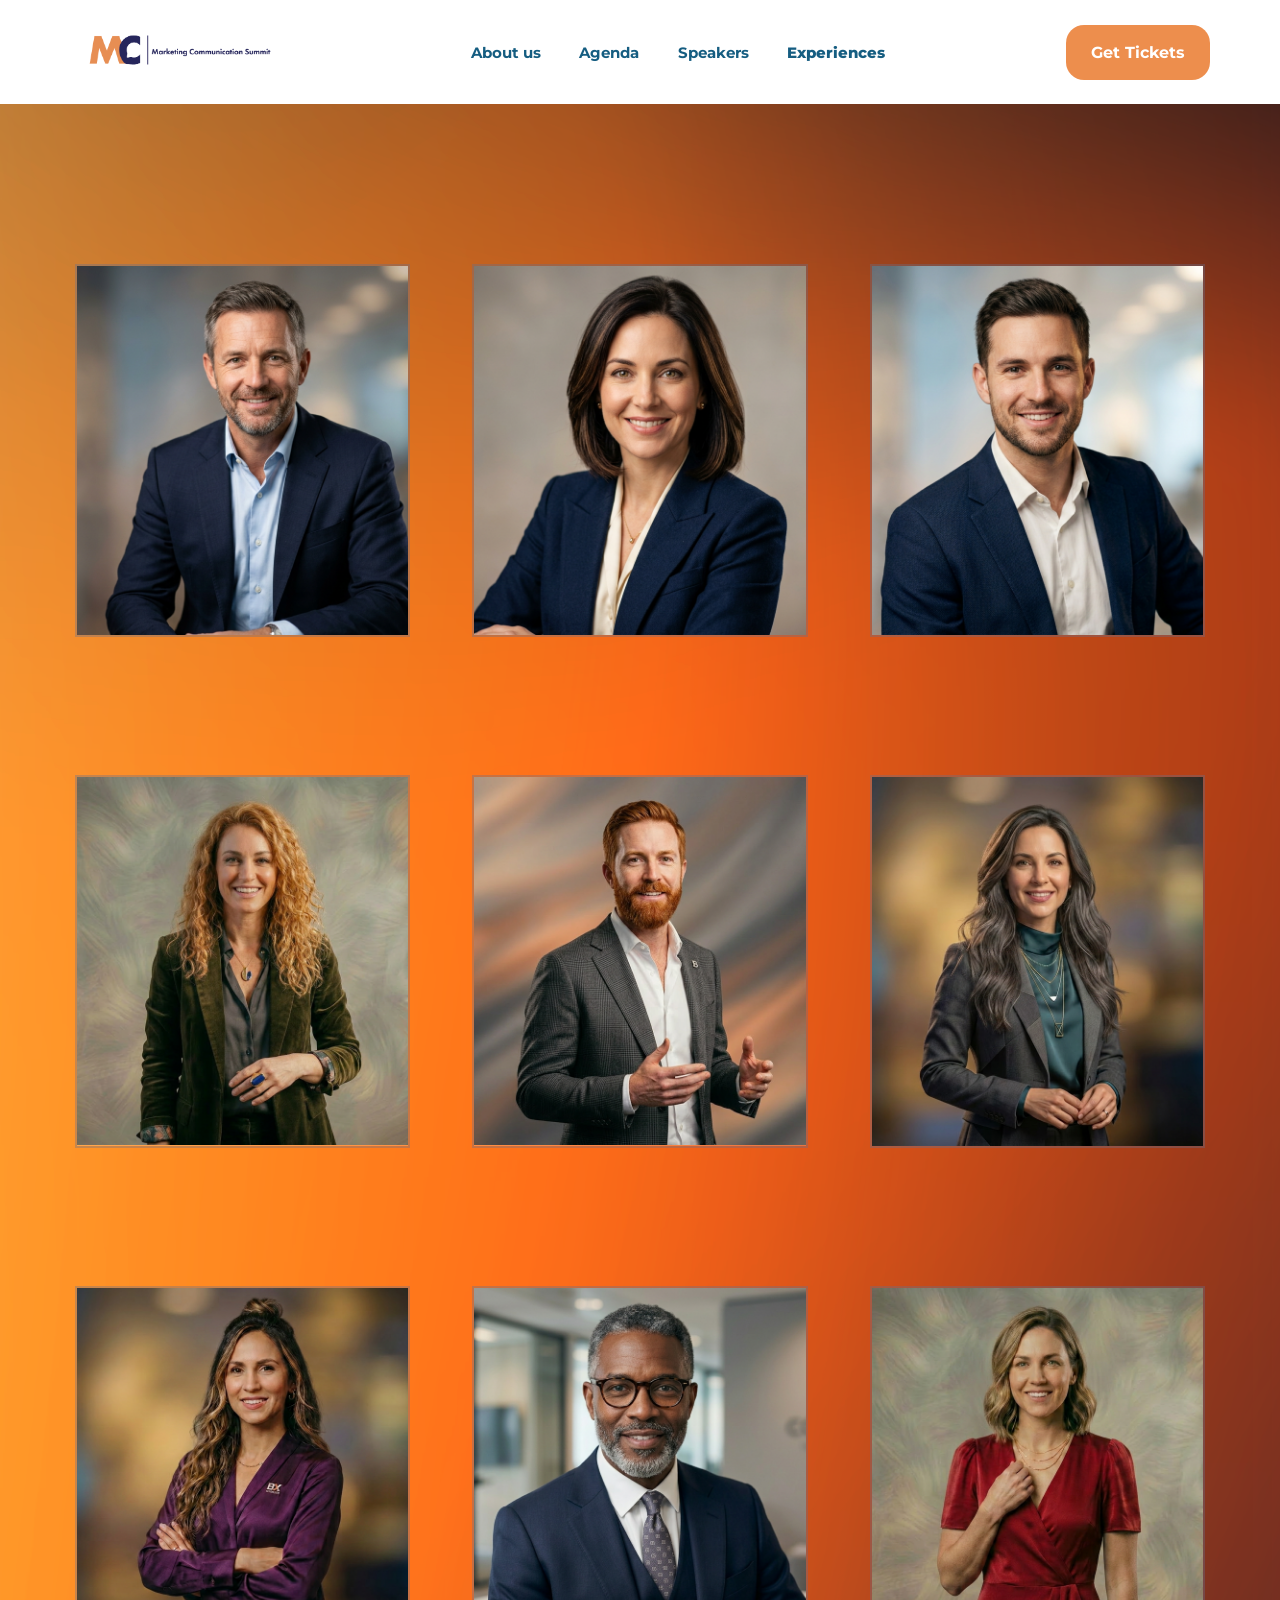
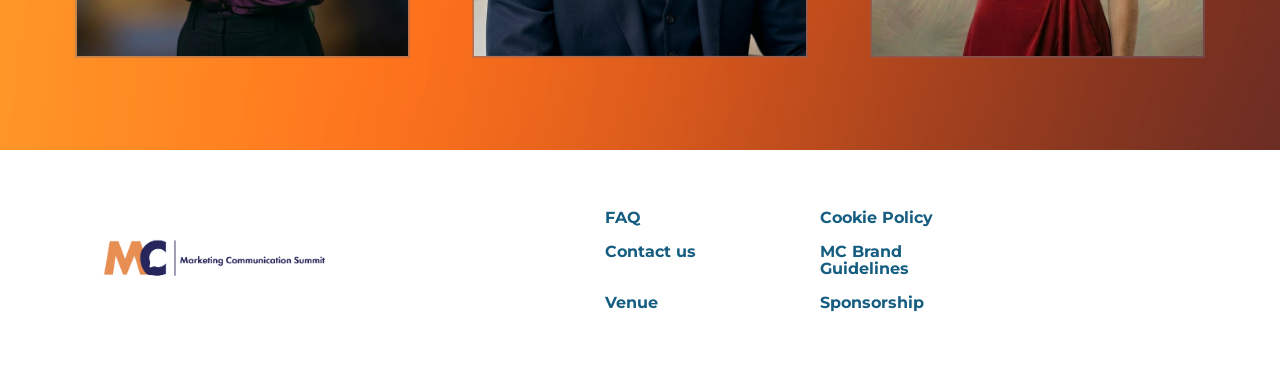
<file: speakers.html>
<!DOCTYPE html>
<html lang="en">
<head>
  <meta charset="UTF-8" />
  <meta name="viewport" content="width=device-width, initial-scale=1.0" />
  <title>Speakers | MC Summit 2026</title>
  <link rel="preconnect" href="https://fonts.googleapis.com">
  <link rel="preconnect" href="https://fonts.gstatic.com" crossorigin>
  <link href="https://fonts.googleapis.com/css2?family=Montserrat:wght@500;600;700;800;900&display=swap" rel="stylesheet">
  <link rel="stylesheet" href="Style.css?v=speaker-modal-3" />
  <script src="Script.js?v=speaker-modal-3" defer></script>
</head>
<body>
  <header class="navbar">
    <a class="logo-wrap" href="index.html" aria-label="MC Summit home">
      <img src="Assets/logo.png" alt="MC Summit Logo" class="logo">
      <img src="Assets/logo_2.png" alt="MC Summit Logo" class="mobile-logo">
    </a>
    <button class="menu-toggle" type="button" aria-label="Open menu" aria-expanded="false" aria-controls="main-menu">
      <span></span>
      <span></span>
      <span></span>
    </button>

    <nav class="main-menu" id="main-menu" aria-label="Main navigation">
      <ul class="nav-links">
        <li><a href="index.html#about">About us</a></li>
        <li><a href="index.html#agenda">Agenda</a></li>
        <li><a class="is-active" href="speakers.html">Speakers</a></li>
        <li class="nav-item nav-experience">
          <a href="#experience-menu" class="experience-menu-toggle" aria-haspopup="true" aria-expanded="false">Experiences</a>
          <ul class="experience-dropdown" id="experience-menu">
            <li><a href="indoor-expo.html">Indoor Expo Experience</a></li>
            <li><a href="outdoor-expo.html">Outdoor Expo Experience</a></li>
            <li><a href="vip-experience.html">VIP Experience</a></li>
          </ul>
        </li>
      </ul>
      <a href="./register.html" class="ticket-btn menu-ticket-btn">Get Tickets</a>
    </nav>

    <a href="./register.html" class="ticket-btn">Get Tickets</a>
  </header>

  <main>
    <section class="all-speakers-section gradient-panel" aria-label="MC Summit speakers">
      <div class="all-speakers-grid">
        <article class="speaker-card" tabindex="0" role="button" data-speaker-name="Mike Delgado" data-speaker-title="Founder &amp; CEO at Horizon Media Group" data-speaker-description="Mike Delgado is the Founder and CEO of Horizon Media Group, where he leads initiatives focused on brand growth, integrated communication, and audience engagement. His work combines marketing strategy with storytelling to help brands build stronger relationships with their audiences. At MC Summit, Mike shares insights on leadership, communication strategy, and building impactful brand experiences.">
          <img src="Assets/speakers-page-1.png" alt="Mike Delgado">
          <div class="speaker-overlay">
            <h3>Mike Delgado</h3>
            <p>Founder &amp; CEO at Horizon Media Group</p>
          </div>
        </article>

        <article class="speaker-card" tabindex="0" role="button" data-speaker-name="Sarah Mitchell" data-speaker-title="Chief Marketing Officer at TrendLab" data-speaker-description="Sarah Mitchell is a marketing executive specializing in brand innovation, audience behavior, and digital experiences. As CMO at TrendLab, she oversees campaigns that merge creativity with research-driven insights. Her session explores how brands can create stronger emotional connections through communication and community building.">
          <img src="Assets/speakers-page-2.png" alt="Sarah Mitchell">
          <div class="speaker-overlay">
              <h3>Sarah Mitchell</h3>
              <p>Chief Marketing Officer at TrendLab</p>
          </div>
        </article>

        <article class="speaker-card" tabindex="0" role="button" data-speaker-name="David Johnson" data-speaker-title="Growth Marketing Lead at Spark Collective" data-speaker-description="David Johnson is a growth marketing specialist with expertise in customer acquisition, performance strategy, and digital engagement. At Spark Collective, he develops campaigns that balance creativity with measurable outcomes. His talk focuses on growth marketing, audience engagement, and future communication trends.">
          <img src="Assets/speakers-page-3.png" alt="David Johnson">
          <div class="speaker-overlay">
            <h3>David Johnson</h3>
            <p>Growth Marketing Lead at Spark Collective</p>
          </div>
        </article>

        <article class="speaker-card" tabindex="0" role="button" data-speaker-name="Emma Carter" data-speaker-title="Creative Director at North Studio" data-speaker-description="Emma Carter is an award-winning Creative Director known for building visual identities and campaigns for lifestyle, fashion, and technology brands. Her work blends storytelling with design systems to create memorable brand experiences. At MC Summit, Emma discusses the role of creativity in shaping modern communication.">
          <img src="Assets/speakers-page-4.png" alt="Emma Carter">
          <div class="speaker-overlay">
            <h3>Emma Carter</h3>
            <p>Creative Director at North Studio</p>
          </div>
        </article>

        <article class="speaker-card" tabindex="0" role="button" data-speaker-name="Ryan Bennett" data-speaker-title="Brand Strategy Lead at Elevate Partners" data-speaker-description="Ryan Bennett specializes in brand positioning, communication frameworks, and consumer behavior. He has worked with startups and established companies to develop strategies that align business goals with audience expectations. His session explores how brand strategy influences communication and long-term growth.">
          <img src="Assets/speakers-page-5.png" alt="Ryan Bennett">
          <div class="speaker-overlay">
            <h3>Ryan Bennett</h3>
            <p>Brand Strategy Lead at Elevate Partners</p>
          </div>
        </article>

        <article class="speaker-card" tabindex="0" role="button" data-speaker-name="Olivia Reed" data-speaker-title="Director of Integrated Marketing at Vertex Labs" data-speaker-description="Olivia Reed leads integrated campaigns across digital, social, and experiential platforms. She focuses on connecting creative storytelling with measurable marketing outcomes. At MC Summit, Olivia shares how integrated communication can strengthen brand ecosystems and audience engagement.">
          <img src="Assets/speakers-page-6.png" alt="Olivia Reed">
          <div class="speaker-overlay">
            <h3>Olivia Reed</h3>
            <p>Director of Integrated Marketing at Vertex Labs</p>
          </div>
        </article>

        <article class="speaker-card" tabindex="0" role="button" data-speaker-name="Sophia Martinez" data-speaker-title="Director of Brand Experience at Studio Eight" data-speaker-description="Sophia Martinez is a brand experience specialist focused on creating immersive campaigns that connect audiences with brands through storytelling and design. She has led experiential marketing projects across retail, technology, and lifestyle sectors. At MC Summit, Sophia discusses how experience design can strengthen communication and build lasting audience relationships.">
          <img src="Assets/speakers-page-8.png" alt="Sophia Martinez">
          <div class="speaker-overlay">
            <h3>Sophia Martinez</h3>
            <p>Director of Brand Experience at Studio Eight</p>
          </div>
        </article>

        <article class="speaker-card" tabindex="0" role="button" data-speaker-name="Ethan Brooks" data-speaker-title="VP of Marketing Communications at Nova Collective" data-speaker-description="Ethan Brooks is a marketing communications leader with experience in integrated campaigns, public relations, and brand messaging. He works with cross-functional teams to create communication strategies that align business objectives with audience engagement. His session explores how brands can maintain authenticity while adapting to changing communication channels.">
          <img src="Assets/speakers-page-7.png" alt="Ethan Brooks">
          <div class="speaker-overlay">
            <h3>Ethan Brooks</h3>
            <p>VP of Marketing Communications at Nova Collective</p>
          </div>
        </article>

        <article class="speaker-card" tabindex="0" role="button" data-speaker-name="Ava Thompson" data-speaker-title="Creative Strategy Director at Brightline Agency" data-speaker-description="Ava Thompson combines creative thinking with strategic planning to develop campaigns rooted in consumer insight and cultural trends. Her work focuses on translating research into compelling brand narratives and visual systems. At MC Summit, Ava shares how creativity and strategy can work together to build stronger brand identities.">
          <img src="Assets/speakers-page-9.png" alt="Ava Thompson">
          <div class="speaker-overlay">
            <h3>Ava Thompson</h3>
            <p>Creative Strategy Director at Brightline Agency</p>
          </div>
        </article>
      </div>
    </section>

    <div class="speaker-modal" aria-hidden="true">
      <div class="speaker-modal-card" role="dialog" aria-modal="true" aria-labelledby="speaker-modal-name">
        <button class="speaker-modal-close" type="button" aria-label="Close speaker details">&times;</button>
        <h2 id="speaker-modal-name"></h2>
        <h3></h3>
        <p></p>
      </div>
    </div>
  </main>

  <footer class="footer">
    <div class="logo-wrap footer-logo-wrap">
      <img src="Assets/logo.png" alt="MC Summit Logo" class="logo footer-logo">
    </div>
    <div class="footer-links">
      <a href="#">FAQ</a>
      <a href="#">Cookie Policy</a>
      <a href="#">Contact us</a>
      <a href="#">MC Brand Guidelines</a>
      <a href="#">Venue</a>
      <a href="#">Sponsorship</a>
    </div>
  </footer>
</body>
</html>
</file>
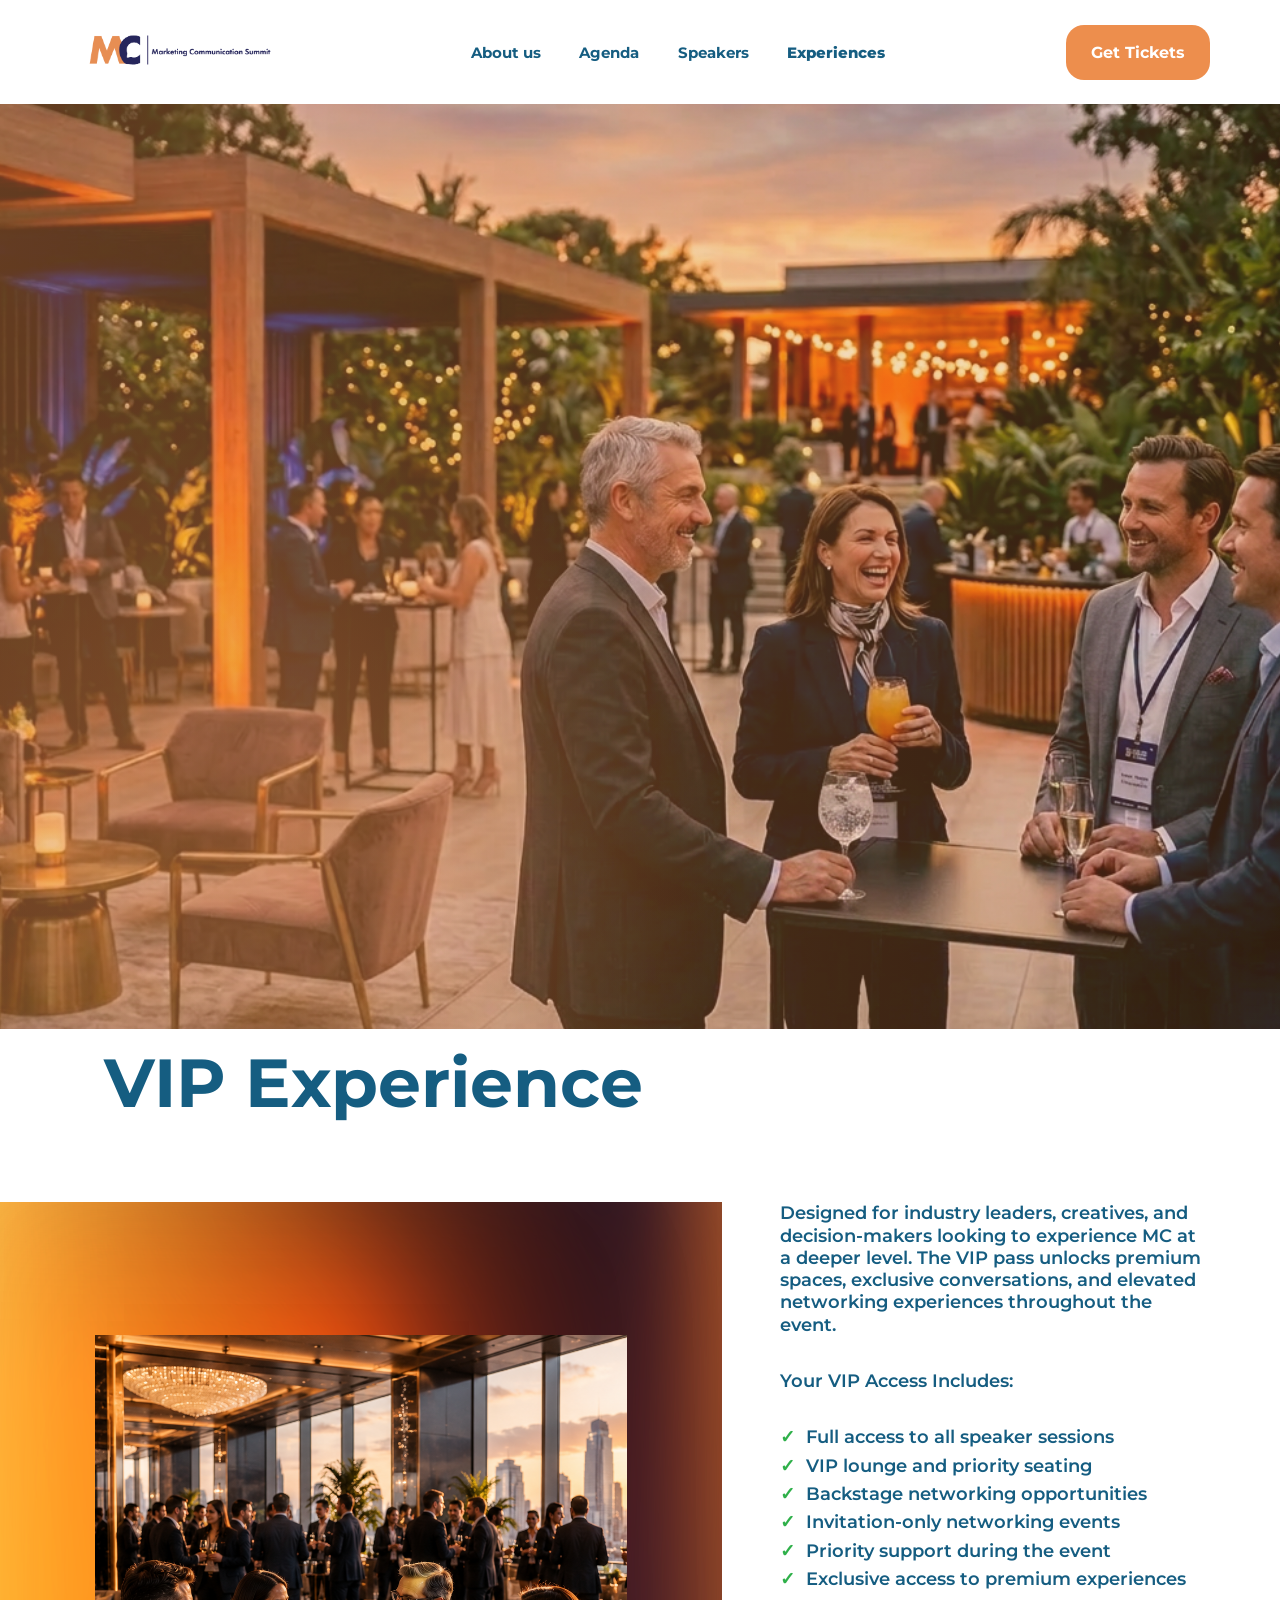
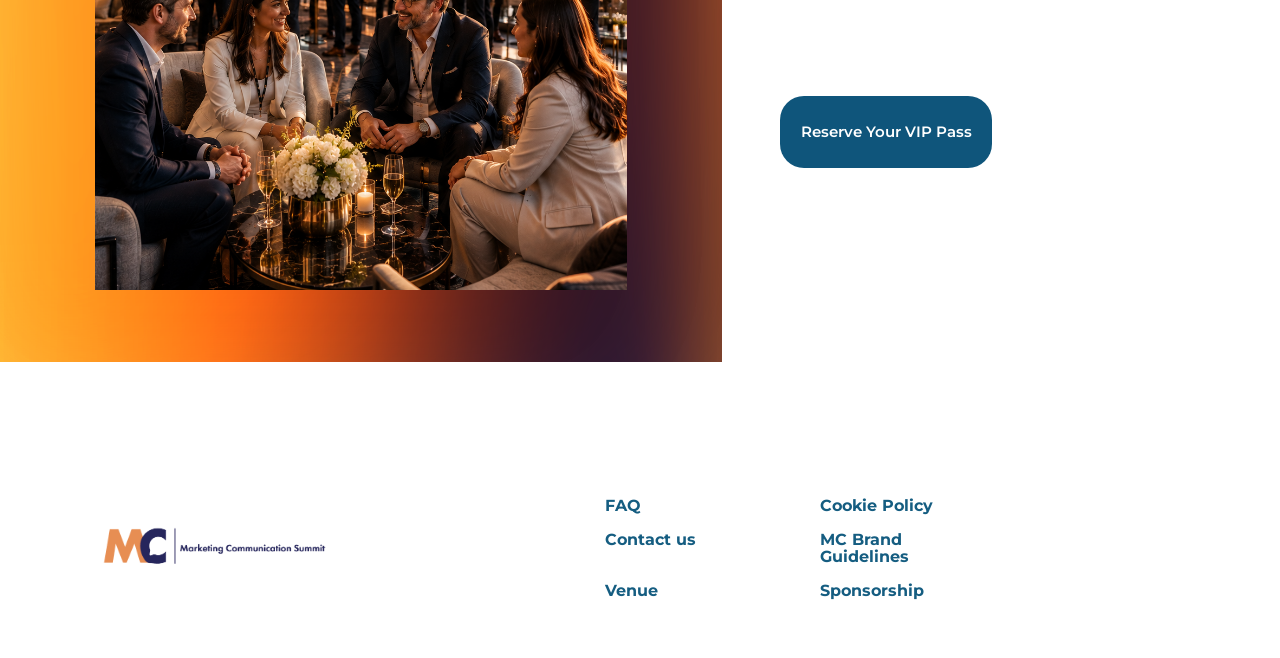
<file: vip-experience.html>
<!DOCTYPE html>
<html lang="en">
<head>
  <meta charset="UTF-8" />
  <meta name="viewport" content="width=device-width, initial-scale=1.0" />
  <title>VIP Experience | MC Summit 2026</title>
  <link rel="preconnect" href="https://fonts.googleapis.com">
  <link rel="preconnect" href="https://fonts.gstatic.com" crossorigin>
  <link href="https://fonts.googleapis.com/css2?family=Montserrat:wght@500;600;700;800;900&display=swap" rel="stylesheet">
  <link rel="stylesheet" href="Style.css?v=speaker-modal-3" />
  <script src="Script.js?v=speaker-modal-3" defer></script>
</head>
<body>
  <header class="navbar">
    <a class="logo-wrap" href="index.html" aria-label="MC Summit home">
      <img src="Assets/logo.png" alt="MC Summit Logo" class="logo">
      <img src="Assets/logo_2.png" alt="MC Summit Logo" class="mobile-logo">
    </a>
    <button class="menu-toggle" type="button" aria-label="Open menu" aria-expanded="false" aria-controls="main-menu">
      <span></span>
      <span></span>
      <span></span>
    </button>

    <nav class="main-menu" id="main-menu" aria-label="Main navigation">
      <ul class="nav-links">
        <li><a href="index.html#about">About us</a></li>
        <li><a href="index.html#agenda">Agenda</a></li>
        <li><a href="speakers.html">Speakers</a></li>
        <li class="nav-item nav-experience is-active">
          <a href="#experience-menu" class="experience-menu-toggle" aria-haspopup="true" aria-expanded="false">Experiences</a>
          <ul class="experience-dropdown" id="experience-menu">
            <li><a href="indoor-expo.html">Indoor Expo Experience</a></li>
            <li><a href="outdoor-expo.html">Outdoor Expo Experience</a></li>
            <li><a class="is-active" href="vip-experience.html">VIP Experience</a></li>
          </ul>
        </li>
      </ul>
      <a href="./register.html" class="ticket-btn menu-ticket-btn">Get Tickets</a>
    </nav>

    <a href="./register.html" class="ticket-btn">Get Tickets</a>
  </header>

  <main>
    <section class="vip-hero" aria-label="VIP outdoor lounge">
      <div class="vip-hero-image"></div>
    </section>

    <section class="vip-title">
      <h1>VIP Experience</h1>
    </section>

    <section class="vip-experience-section">
      <div class="vip-experience-grid">
        <div class="vip-art-panel">
          <img class="vip-lounge-image" src="Assets/vip-lounge.png" alt="Premium VIP lounge networking at sunset">
        </div>

        <div class="vip-copy">
          <p>
            Designed for industry leaders, creatives, and decision-makers looking to experience
            MC at a deeper level. The VIP pass unlocks premium spaces, exclusive conversations,
            and elevated networking experiences throughout the event.
          </p>

          <p>Your VIP Access Includes:</p>

          <ul>
            <li>Full access to all speaker sessions</li>
            <li>VIP lounge and priority seating</li>
            <li>Backstage networking opportunities</li>
            <li>Invitation-only networking events</li>
            <li>Priority support during the event</li>
            <li>Exclusive access to premium experiences</li>
          </ul>

          <a class="vip-pass-button" href="./register.html">Reserve Your VIP Pass</a>
        </div>
      </div>
    </section>
  </main>

  <footer class="footer">
    <div class="logo-wrap footer-logo-wrap">
      <img src="Assets/logo.png" alt="MC Summit Logo" class="logo footer-logo">
    </div>
    <div class="footer-links">
      <a href="#">FAQ</a>
      <a href="#">Cookie Policy</a>
      <a href="#">Contact us</a>
      <a href="#">MC Brand Guidelines</a>
      <a href="#">Venue</a>
      <a href="#">Sponsorship</a>
    </div>
  </footer>
</body>
</html>
</file>
<file: Style.css>
:root {
  --blue: #155d81;
  --navy: #061545;
  --orange: #ed8e4d;
  --cream: #fff8c4;
  --aqua: #c8ffff;
  --white: #ffffff;
  --page-max: 1920px;
}

* {
  margin: 0;
  padding: 0;
  box-sizing: border-box;
}

html {
  scroll-behavior: smooth;
}

body {
  min-width: 320px;
  color: var(--blue);
  background: var(--white);
  overflow-x: hidden;
  font-family: "Montserrat", Arial, sans-serif;
  font-weight: 700;
}

a {
  color: inherit;
  text-decoration: none;
}

img {
  display: block;
  max-width: 100%;
}

.navbar {
  width: min(var(--page-max), calc(100% - 140px));
  min-height: 104px;
  margin: 0 auto;
  display: flex;
  justify-content: space-between;
  align-items: center;
  gap: 44px;
  background: var(--white);
}

.logo-wrap {
  width: clamp(220px, 17vw, 330px);
  flex: 0 0 auto;
  display: block;
}

.logo {
  width: 100%;
  height: auto;
  max-width: 100%;
  transform: none;
}

.mobile-logo,
.menu-toggle,
.menu-ticket-btn {
  display: none;
}


.nav-links {
  display: flex;
  align-items: center;
  justify-content: flex-end;
  gap: clamp(22px, 3vw, 58px);
  list-style: none;
  font-size: 15px;
  white-space: nowrap;
}

.nav-links a,
.ticket-btn,
.outline-btn {
  transition: transform 180ms ease, opacity 180ms ease, border-color 180ms ease;
}

.nav-links a:hover {
  opacity: 0.68;
}

.nav-item {
  position: relative;
}

.nav-experience > .experience-menu-toggle {
  font-weight: 800;
}

.experience-dropdown {
  position: absolute;
  top: calc(100% + 22px);
  left: -8px;
  z-index: 25;
  width: 210px;
  padding: 0;
  display: none;
  list-style: none;
  color: var(--blue);
  background: var(--white);
  box-shadow: 0 18px 28px rgba(6, 21, 69, 0.12);
  font-size: 13px;
}

.nav-experience:hover .experience-dropdown,
.nav-experience:focus-within .experience-dropdown,
.nav-experience.is-open .experience-dropdown {
  display: block;
}

.experience-dropdown a {
  min-height: 54px;
  padding: 18px 14px;
  display: flex;
  align-items: center;
  white-space: normal;
}

.experience-dropdown a:hover,
.experience-dropdown a:focus-visible,
.experience-dropdown a.is-active,
.nav-experience.is-open .experience-dropdown li:first-child a {
  opacity: 1;
  background: #f3b486;
}

.ticket-btn {
  flex: 0 0 auto;
  padding: 18px 25px;
  border-radius: 18px;
  color: var(--white);
  background: var(--orange);
}

.ticket-btn:hover,
.outline-btn:hover {
  transform: translateY(-2px);
}

.gradient-panel {
  position: relative;
  isolation: isolate;
  overflow: hidden;
  width: 100vw;
  max-width: none;
  margin-left: calc(50% - 50vw);
  margin-right: calc(50% - 50vw);
  background:
    linear-gradient(90deg, rgba(255, 253, 211, 0.78), rgba(255, 170, 65, 0.28), rgba(6, 21, 69, 0.45)),
    var(--cream);
}

.gradient-panel::before {
  position: absolute;
  inset: -34%;
  z-index: -2;
  content: "";
  background-image: url("Assets/gradient-bg.png");
  background-size: cover;
  background-position: 50% 50%;
  filter: blur(34px) saturate(1.24) contrast(1.08);
  opacity: 0.98;
  transform: scale(1.28);
  animation: gradient-float 14s ease-in-out infinite alternate;
  backface-visibility: hidden;
  will-change: transform;
}

.gradient-panel::after {
  position: absolute;
  inset: -42%;
  z-index: -1;
  content: "";
  background-image:
    linear-gradient(115deg, rgba(255, 255, 218, 0.3), rgba(255, 132, 28, 0.36), rgba(6, 21, 69, 0.52)),
    url("Assets/gradient-bg.png");
  background-size: 150% 150%, 142% 142%;
  background-position: 18% 44%, 78% 56%;
  filter: blur(72px) saturate(1.4);
  mix-blend-mode: multiply;
  opacity: 0.78;
  transform: scale(1.25) rotate(0.001deg);
  animation: gradient-morph 18s ease-in-out infinite alternate-reverse;
  backface-visibility: hidden;
  will-change: transform;
}

@keyframes gradient-float {
  0% {
    transform: translate3d(-3%, -2%, 0) scale(1.3) rotate(-2deg);
  }

  50% {
    transform: translate3d(2%, 2.5%, 0) scale(1.35) rotate(1.5deg);
  }

  100% {
    transform: translate3d(3%, -2.5%, 0) scale(1.32) rotate(2deg);
  }
}

@keyframes gradient-morph {
  0% {
    transform: translate3d(3%, -2%, 0) scale(1.26) rotate(3deg);
  }

  100% {
    transform: translate3d(-3%, 3%, 0) scale(1.33) rotate(-3deg);
  }
}

.hero-section {
  min-height: 974px;
  padding-top: 0;
}

.hero-content {
  position: relative;
  width: min(1320px, 84vw);
  margin: 0 auto;
}

.hero-image {
  width: 100%;
  aspect-ratio: 1188 / 666;
  object-fit: cover;
}

.register-btn {
  position: absolute;
  z-index: 3;
  left: 50%;
  top: 62%;
  min-width: 196px;
  min-height: 58px;
  padding: 18px 34px;
  display: inline-flex;
  align-items: center;
  justify-content: center;
  transform: translateX(-50%);
  border-radius: 999px;
  color: var(--blue);
  background: var(--white);
  box-shadow: 0 12px 28px rgba(6, 21, 69, 0.16);
  font-size: 14px;
}

.countdown {
  position: relative;
  z-index: 2;
  width: min(940px, 76vw);
  min-height: 68px;
  margin: -36px auto 0;
  padding: 0 48px;
  display: grid;
  grid-template-columns: repeat(4, 1fr);
  align-items: center;
  gap: 18px;
  color: var(--white);
  background: var(--orange);
  box-shadow: 0 14px 32px rgba(6, 21, 69, 0.08);
  font-size: 14px;
  text-align: center;
}

.countdown-item {
  transform: translateZ(0);
}

.countdown-item strong {
  display: inline-block;
  min-width: 2ch;
  font-variant-numeric: tabular-nums;
  transform-origin: center bottom;
}

.countdown-item.is-ticking strong {
  animation: countdown-tick 460ms cubic-bezier(0.2, 0.8, 0.2, 1);
}

@keyframes countdown-tick {
  0% {
    opacity: 0.35;
    transform: translateY(-10px) scale(0.96);
  }

  48% {
    opacity: 1;
    transform: translateY(3px) scale(1.05);
  }

  100% {
    opacity: 1;
    transform: translateY(0) scale(1);
  }
}

.about-section {
  width: min(var(--page-max), calc(100% - 136px));
  min-height: 820px;
  margin: 0 auto;
  padding: 50px 0 80px;
  display: grid;
  grid-template-columns: minmax(0, 1.18fr) minmax(360px, 0.82fr);
  gap: 58px;
  align-items: center;
}

.about-left {
  align-self: start;
}

.about-left h1 {
  max-width: 900px;
  margin-bottom: 46px;
  font-size: clamp(44px, 4.7vw, 78px);
  line-height: 1.3;
  letter-spacing: 0;
}

.about-left p {
  max-width: 900px;
  margin-bottom: 146px;
  font-size: clamp(13px, 1.05vw, 17px);
  line-height: 1.45;
}

.outline-btn {
  min-width: 338px;
  min-height: 76px;
  padding: 24px 36px;
  display: inline-flex;
  align-items: center;
  justify-content: center;
  border: 2px solid rgba(18, 63, 97, 0.34);
  border-radius: 999px;
  color: var(--blue);
  background: var(--white);
  font-size: 14px;
}

.outline-btn:hover {
  border-color: var(--blue);
}

.about-left .outline-btn {
  margin-left: 0;
}

.about-right {
  display: grid;
  grid-template-columns: repeat(2, minmax(190px, 1fr));
  gap: 54px 38px;
  align-items: center;
  justify-items: center;
}

.bubble {
  position: relative;
  width: clamp(190px, 16vw, 298px);
  aspect-ratio: 1;
  padding: 34px;
  display: flex;
  flex-direction: column;
  justify-content: center;
  align-items: center;
  border-radius: 50%;
  color: var(--white);
  background: var(--orange);
  text-align: center;
  font-size: clamp(24px, 1.8vw, 34px);
  line-height: 1.22;
}

.bubble::after {
  position: absolute;
  left: 3%;
  bottom: -7%;
  width: 35%;
  height: 31%;
  content: "";
  background: var(--orange);
  clip-path: polygon(0 100%, 100% 0, 28% 0);
  transform: rotate(-7deg);
}

.bubble h2 {
  font-size: clamp(54px, 4.5vw, 84px);
  line-height: 1.05;
}

.bubble p {
  font-size: inherit;
}

.speakers-section {
  min-height: 978px;
}

.speakers-inner {
  width: min(1506px, calc(100% - 136px));
  margin: 0 auto;
  padding: 62px 0 72px;
}

.speaker-title {
  position: relative;
  z-index: 1;
  margin: 0 0 88px 34px;
  color: var(--aqua);
  font-size: clamp(46px, 5vw, 82px);
  line-height: 1;
  letter-spacing: 0;
}

.speaker-grid {
  position: relative;
  z-index: 1;
  display: grid;
  grid-template-columns: repeat(3, 1fr);
  gap: 62px;
}

.speaker-card {
  position: relative;
  border: 2px solid rgba(6, 21, 69, 0.22);
  overflow: hidden;
  background: rgba(255, 255, 255, 0.24);
  cursor: pointer;
  transition: transform 240ms ease;
}

.speaker-card:hover,
.speaker-card:focus {
  transform: translateY(-10px);
  outline: none;
}

.speaker-card img {
  width: 100%;
  aspect-ratio: 490 / 423;
  object-fit: cover;
}

.speaker-overlay {
  position: absolute;
  left: 0;
  right: 0;
  bottom: 0;
  min-height: 128px;
  padding: 22px 18px 24px;
  color: var(--blue);
  background: rgba(255, 255, 255, 0.48);
  backdrop-filter: blur(8px);
  transform: translateY(100%);
  transition: transform 260ms ease, background-color 260ms ease;
}

.speaker-card:hover .speaker-overlay,
.speaker-card:focus-within .speaker-overlay {
  transform: translateY(0);
  background: rgba(255, 255, 255, 0.56);
}

.speaker-overlay h3 {
  margin-bottom: 6px;
  font-size: clamp(19px, 1.55vw, 26px);
  line-height: 1.1;
}

.speaker-overlay p {
  font-size: clamp(17px, 1.35vw, 24px);
  line-height: 1.16;
}

.center-btn {
  position: relative;
  z-index: 1;
  width: 338px;
  margin: 72px auto 0;
  display: flex;
}

.all-speakers-section {
  min-height: 1000px;
  padding: 160px 0 92px;
}

.all-speakers-grid {
  position: relative;
  z-index: 1;
  width: min(1580px, calc(100% - 150px));
  margin: 0 auto;
  display: grid;
  grid-template-columns: repeat(3, minmax(0, 1fr));
  gap: 138px 62px;
}

.all-speakers-grid .speaker-card {
  background: rgba(255, 255, 255, 0.18);
}

.all-speakers-grid .speaker-card img {
  aspect-ratio: 496 / 552;
  object-fit: cover;
}

.speaker-modal {
  position: fixed;
  inset: 0;
  z-index: 30;
  display: block;
  padding: 40px;
  background: transparent;
  opacity: 0;
  pointer-events: none;
  transition: opacity 220ms ease;
}

.speaker-modal.is-open {
  opacity: 1;
  pointer-events: auto;
}

.speaker-modal-card {
  position: absolute;
  top: var(--speaker-modal-top, 50%);
  left: var(--speaker-modal-left, 50%);
  width: min(620px, 92vw);
  padding: 42px 38px 44px;
  color: var(--blue);
  background: rgba(255, 255, 255, 0.94);
  border: 1px solid rgba(6, 21, 69, 0.24);
  box-shadow: 0 24px 70px rgba(6, 21, 69, 0.2);
  transform: translate(-50%, 18px) scale(0.98);
  transition: transform 220ms ease;
}

.speaker-modal.is-open .speaker-modal-card {
  transform: translate(-50%, 0) scale(1);
}

.speaker-modal-card h2 {
  margin: 0 0 6px;
  font-size: clamp(26px, 2.1vw, 36px);
  line-height: 1.1;
}

.speaker-modal-card h3 {
  margin: 0 0 34px;
  font-size: clamp(18px, 1.4vw, 25px);
  line-height: 1.18;
  font-weight: 600;
}

.speaker-modal-card p {
  margin: 0;
  font-size: clamp(14px, 1vw, 17px);
  line-height: 1.5;
  font-weight: 500;
}

.speaker-modal-close {
  position: absolute;
  top: 12px;
  right: 14px;
  width: 36px;
  height: 36px;
  display: inline-flex;
  align-items: center;
  justify-content: center;
  color: var(--blue);
  background: transparent;
  border: 0;
  font-size: 28px;
  line-height: 1;
  cursor: pointer;
}

.footer {
  width: min(var(--page-max), calc(100% - 160px));
  min-height: 220px;
  margin: 0 auto;
  display: flex;
  align-items: center;
  gap: clamp(160px, 20vw, 320px);
}

.footer-logo-wrap {
  width: clamp(260px, 21vw, 390px);
}

.footer-logo {
  width: 100%;
}

.footer-links {
  width: min(372px, 100%);
  display: grid;
  grid-template-columns: repeat(2, minmax(120px, 1fr));
  gap: 16px 58px;
  font-size: 16px;
  line-height: 1.1;
}

.register-hero {
  min-height: 1060px;
  padding: 76px 0 72px;
}

.register-inner {
  width: min(1700px, calc(100% - 140px));
  margin: 0 auto;
}

.register-inner h1,
.registration-info h2 {
  color: var(--blue);
  font-size: clamp(56px, 5.6vw, 104px);
  line-height: 1.05;
  letter-spacing: 0;
}

.register-inner h1 {
  margin: 0 0 130px 34px;
}

.pricing-grid {
  display: grid;
  grid-template-columns: repeat(3, minmax(0, 1fr));
  gap: 38px;
}

.pricing-card {
  min-height: 705px;
  padding: 48px 40px 62px;
  display: flex;
  flex-direction: column;
  border: 1px solid rgba(6, 21, 69, 0.58);
  color: var(--blue);
  background: rgba(255, 255, 255, 0.96);
}

.pricing-card h2 {
  margin: 0 0 96px;
  text-align: center;
  font-size: clamp(38px, 3.4vw, 64px);
  line-height: 1.08;
  letter-spacing: 0;
}

.pricing-copy {
  max-width: 520px;
  margin: 0 auto;
  font-size: clamp(16px, 1.1vw, 22px);
  line-height: 1.32;
}

.pricing-date {
  margin-bottom: 34px;
  font-size: clamp(20px, 1.7vw, 30px);
  line-height: 1.2;
}

.pricing-copy p {
  margin: 0 0 26px;
}

.pricing-copy span {
  color: #d58b5a;
}

.includes-label {
  margin-bottom: 8px;
  font-size: 16px;
}

.pricing-copy ul,
.registration-copy ul {
  list-style: none;
}

.pricing-copy li {
  position: relative;
  padding-left: 22px;
}

.pricing-copy li::before {
  position: absolute;
  left: 0;
  content: "✓";
  color: #31ad49;
  font-weight: 900;
}

.pricing-button {
  width: 178px;
  min-height: 72px;
  margin: auto auto 0;
  display: inline-flex;
  align-items: center;
  justify-content: center;
  color: var(--white);
  background: var(--orange);
  border-radius: 22px;
  font-size: 16px;
  transition: transform 180ms ease;
}

.pricing-button:hover {
  transform: translateY(-2px);
}

.registration-info {
  width: min(1640px, calc(100% - 140px));
  min-height: 770px;
  margin: 0 auto;
  padding: 42px 0 80px;
}

.registration-info h2 {
  margin: 0 0 120px 34px;
}

.registration-copy {
  max-width: 1160px;
  margin-left: 42px;
  color: var(--blue);
  font-size: clamp(16px, 1.1vw, 21px);
  line-height: 1.28;
}

.registration-copy p {
  margin: 0 0 28px;
}

.registration-copy li::before {
  content: "- ";
}

.expo-hero {
  position: relative;
  width: 100vw;
  height: min(1048px, 54.5vw);
  min-height: 560px;
  margin-left: calc(50% - 50vw);
  overflow: hidden;
  background: #140f18;
}

.expo-hero::after {
  position: absolute;
  inset: 0;
  content: "";
  background:
    linear-gradient(90deg, rgba(237, 142, 77, 0.34), rgba(237, 142, 77, 0.24)),
    radial-gradient(circle at 18% 78%, rgba(237, 142, 77, 0.34), transparent 38%);
  pointer-events: none;
}

.expo-hero-image {
  width: 100%;
  height: 100%;
  background-image: url("Assets/indoor-expo-hero.png");
  background-size: cover;
  background-position: center;
  filter: saturate(1.08) contrast(1.02) brightness(0.98);
  transform: scale(1.08);
  animation: expo-hero-motion 16s ease-in-out infinite alternate;
}

@keyframes expo-hero-motion {
  0% {
    background-position: 47% 50%;
    transform: scale(1.08) translate3d(-1.4%, -0.8%, 0);
  }

  50% {
    background-position: 53% 49%;
    transform: scale(1.13) translate3d(1%, 0.7%, 0);
  }

  100% {
    background-position: 50% 52%;
    transform: scale(1.1) translate3d(1.8%, -0.6%, 0);
  }
}

.expo-intro {
  width: min(1640px, calc(100% - 140px));
  margin: 0 auto;
  padding: 28px 0 42px;
}

.expo-intro h1 {
  margin: 0 0 58px 34px;
  color: var(--blue);
  font-size: clamp(56px, 5vw, 88px);
  line-height: 1.05;
}

.expo-intro p {
  max-width: 1040px;
  margin-left: 34px;
  color: var(--blue);
  font-size: clamp(16px, 1vw, 20px);
  line-height: 1.28;
}

.expo-carousel-section {
  min-height: 840px;
  padding: 126px min(8vw, 154px) 88px;
}

.expo-carousel-window {
  width: min(1516px, calc(100% - 180px));
  margin: 0 auto;
  overflow: hidden;
}

.expo-carousel-track {
  display: flex;
  gap: clamp(36px, 6vw, 120px);
  transition: transform 360ms ease;
  will-change: transform;
}

.expo-carousel-card {
  flex: 0 0 calc((100% - clamp(72px, 12vw, 240px)) / 3);
  min-height: 510px;
  background-color: #0d173b;
  overflow: hidden;
  box-shadow: 0 18px 40px rgba(6, 21, 69, 0.12);
}

.expo-carousel-card img {
  width: 100%;
  height: 100%;
  min-height: 510px;
  object-fit: cover;
  transition: transform 420ms ease;
}

.expo-carousel-card:hover img {
  transform: scale(1.035);
}

.carousel-arrow {
  position: absolute;
  top: 48%;
  z-index: 2;
  width: 96px;
  height: 70px;
  border: 0;
  background: transparent;
  cursor: pointer;
}

.carousel-arrow::before,
.carousel-arrow::after {
  position: absolute;
  content: "";
  background: #141c4f;
}

.carousel-arrow::before {
  top: 30px;
  left: 18px;
  width: 62px;
  height: 10px;
}

.carousel-arrow::after {
  top: 16px;
  left: 18px;
  width: 36px;
  height: 36px;
  border-left: 10px solid #141c4f;
  border-bottom: 10px solid #141c4f;
  background: transparent;
  transform: rotate(45deg);
}

.carousel-arrow-next {
  right: min(4vw, 72px);
  transform: rotate(180deg);
}

.carousel-arrow-prev {
  left: min(4vw, 72px);
}

.exhibitor-button {
  width: 244px;
  min-height: 94px;
  margin: 88px auto 0;
  display: flex;
  align-items: center;
  justify-content: center;
  color: var(--white);
  background: #10195a;
  border-radius: 26px;
  font-size: 16px;
  transition: transform 180ms ease;
}

.exhibitor-button:hover {
  transform: translateY(-2px);
}

.outdoor-hero {
  position: relative;
  width: 100vw;
  height: min(1048px, 54.5vw);
  min-height: 560px;
  margin-left: calc(50% - 50vw);
  overflow: hidden;
  background: #21140e;
}

.outdoor-hero::after {
  position: absolute;
  inset: 0;
  content: "";
  background:
    linear-gradient(90deg, rgba(237, 142, 77, 0.36), rgba(237, 142, 77, 0.2)),
    radial-gradient(circle at 24% 80%, rgba(237, 142, 77, 0.35), transparent 40%);
  pointer-events: none;
}

.outdoor-hero-image {
  width: 100%;
  height: 100%;
  background-image: url("Assets/outdoor-expo-hero.png");
  background-size: cover;
  background-position: center;
  filter: saturate(1.08) contrast(1.02) brightness(0.98);
  transform: scale(1.08);
  animation: outdoor-hero-motion 16s ease-in-out infinite alternate;
}

@keyframes outdoor-hero-motion {
  0% {
    background-position: 48% 50%;
    transform: scale(1.08) translate3d(-1.4%, -0.8%, 0);
  }

  50% {
    background-position: 53% 49%;
    transform: scale(1.13) translate3d(1%, 0.7%, 0);
  }

  100% {
    background-position: 50% 52%;
    transform: scale(1.1) translate3d(1.8%, -0.6%, 0);
  }
}

.outdoor-title {
  width: min(1640px, calc(100% - 140px));
  margin: 0 auto;
  padding: 104px 0 82px;
}

.outdoor-title h1 {
  margin-left: 34px;
  color: var(--blue);
  font-size: clamp(56px, 5vw, 88px);
  line-height: 1.05;
}

.outdoor-experience-section {
  min-height: 940px;
  padding: 34px 0 112px;
}

.outdoor-experience-grid {
  position: relative;
  width: min(1600px, calc(100% - 140px));
  min-height: 765px;
  margin: 0 auto;
}

.outdoor-feature {
  position: absolute;
  display: block;
  object-fit: cover;
}

.outdoor-feature-one {
  top: 0;
  left: 34px;
  width: 590px;
  height: 390px;
}

.outdoor-feature-two {
  right: 370px;
  bottom: 0;
  width: 492px;
  height: 335px;
}

.outdoor-copy {
  position: absolute;
  color: var(--white);
  font-weight: 500;
  font-size: clamp(17px, 1.25vw, 24px);
  line-height: 1.25;
}

.outdoor-copy-one {
  top: 4px;
  left: 645px;
  max-width: 292px;
}

.outdoor-copy-two {
  top: 430px;
  right: 28px;
  bottom: auto;
  max-width: 292px;
}

.outdoor-exhibitor-button {
  position: absolute;
  right: 28px;
  bottom: 0;
  width: 190px;
  min-height: 76px;
  display: inline-flex;
  align-items: center;
  justify-content: center;
  color: var(--white);
  background: #0f557b;
  border-radius: 22px;
  font-size: 15px;
  transition: transform 180ms ease;
}

.outdoor-exhibitor-button:hover {
  transform: translateY(-2px);
}

.vip-hero {
  position: relative;
  width: 100%;
  height: 925px;
  min-height: 620px;
  overflow: hidden;
  background: var(--navy);
}

.vip-hero::after {
  position: absolute;
  inset: 0;
  content: "";
  background:
    linear-gradient(90deg, rgba(237, 142, 77, 0.42), rgba(237, 142, 77, 0.2)),
    radial-gradient(circle at 22% 76%, rgba(237, 142, 77, 0.28), transparent 38%);
  pointer-events: none;
}

.vip-hero-image {
  width: 100%;
  height: 100%;
  background-image: url("Assets/vip-hero.png");
  background-size: cover;
  background-position: center;
  filter: saturate(1.06) contrast(1.02) brightness(0.96);
  transform: scale(1.08);
  animation: vip-hero-motion 16s ease-in-out infinite alternate;
}

@keyframes vip-hero-motion {
  0% {
    background-position: 48% 50%;
    transform: scale(1.08) translate3d(-1.2%, -0.7%, 0);
  }

  50% {
    background-position: 52% 49%;
    transform: scale(1.13) translate3d(1.2%, 0.6%, 0);
  }

  100% {
    background-position: 50% 52%;
    transform: scale(1.1) translate3d(1.8%, -0.5%, 0);
  }
}

.vip-title {
  width: min(1640px, calc(100% - 140px));
  margin: 0 auto;
  padding: 18px 0 84px;
}

.vip-title h1 {
  margin-left: 34px;
  color: var(--blue);
  font-size: clamp(64px, 5.3vw, 96px);
  line-height: 1.05;
}

.vip-experience-section {
  position: relative;
  --vip-page-gutter: max(70px, calc((100vw - 1660px) / 2));
  min-height: 760px;
  padding: 0 0 76px;
  overflow: hidden;
  background: var(--white);
}

.vip-experience-grid {
  position: relative;
  width: min(1660px, calc(100% - 140px));
  min-height: 760px;
  margin: 0 auto;
  display: grid;
  grid-template-columns: minmax(0, 1fr) minmax(360px, 430px);
  gap: 58px;
  align-items: start;
}

.vip-art-panel {
  position: relative;
  isolation: isolate;
  min-height: 760px;
  width: calc(100% + var(--vip-page-gutter));
  margin-left: calc(var(--vip-page-gutter) * -1);
  overflow: hidden;
}

.vip-art-panel::before,
.vip-art-panel::after {
  position: absolute;
  inset: 0;
  content: "";
  pointer-events: none;
}

.vip-art-panel::before {
  z-index: -2;
  background-color: #f09a42;
  background-image:
    linear-gradient(90deg, rgba(255, 218, 98, 0.64), rgba(255, 132, 28, 0.24), rgba(9, 18, 79, 0.46)),
    url("Assets/gradient-bg.png");
  background-size: 100% 100%, 168% 168%;
  background-position: 50% 50%, 68% 50%;
  filter: blur(34px) saturate(1.24) contrast(1.08);
  opacity: 0.98;
  transform: scale(1.28);
  animation: gradient-float 6.5s cubic-bezier(0.45, 0, 0.2, 1) infinite alternate;
  will-change: transform, background-position, filter;
}

.vip-art-panel::after {
  z-index: -1;
  background-image:
    linear-gradient(115deg, rgba(255, 204, 88, 0.2), rgba(255, 132, 28, 0.42), rgba(6, 21, 69, 0.62)),
    url("Assets/gradient-bg.png");
  background-size: 150% 150%, 180% 180%;
  background-position: 18% 44%, 72% 56%;
  filter: blur(72px) saturate(1.4);
  mix-blend-mode: multiply;
  opacity: 0.84;
  transform: scale(1.25) rotate(0.001deg);
  animation: gradient-drift 8.5s ease-in-out infinite alternate;
}

.vip-lounge-image {
  position: absolute;
  left: 50%;
  bottom: 72px;
  z-index: 1;
  width: min(960px, calc(100% - 190px));
  height: 555px;
  object-fit: cover;
  transform: translateX(-50%);
}

.vip-copy {
  position: relative;
  z-index: 2;
  background: var(--white);
  max-width: 430px;
  color: var(--blue);
  font-size: clamp(18px, 1.25vw, 24px);
  font-weight: 600;
  line-height: 1.24;
}

.vip-copy p {
  margin: 0 0 34px;
}

.vip-copy ul {
  margin: 0 0 106px;
  padding: 0;
  list-style: none;
}

.vip-copy li {
  position: relative;
  margin-bottom: 6px;
  padding-left: 26px;
}

.vip-copy li::before {
  position: absolute;
  left: 0;
  top: 0;
  content: "✓";
  color: #2fb04a;
  font-weight: 900;
}

.vip-pass-button {
  width: 212px;
  min-height: 72px;
  display: inline-flex;
  align-items: center;
  justify-content: center;
  color: var(--white);
  background: #0f557b;
  border-radius: 24px;
  font-size: 15px;
  transition: transform 180ms ease;
}

.vip-pass-button:hover {
  transform: translateY(-2px);
}

@media (max-width: 1100px) {
  .navbar {
    width: min(100% - 40px, 920px);
    min-height: auto;
    padding: 22px 0;
    align-items: center;
  }

  .nav-links {
    flex-wrap: wrap;
    gap: 16px 24px;
    font-size: 14px;
  }

  .hero-section {
    min-height: 620px;
  }

  .hero-content {
    width: min(900px, 92vw);
  }

  .about-section {
    width: min(100% - 44px, 920px);
    grid-template-columns: 1fr;
    min-height: auto;
  }

  .about-left p {
    margin-bottom: 48px;
  }

  .about-left .outline-btn {
    margin-left: 0;
  }

  .about-right {
    grid-template-columns: repeat(4, 1fr);
    gap: 24px;
  }

  .bubble {
    width: 100%;
    max-width: 190px;
  }

  .speakers-inner {
    width: min(100% - 44px, 920px);
  }

  .speaker-grid {
    gap: 26px;
  }

  .footer {
    width: min(100% - 44px, 920px);
    gap: 80px;
  }

  .register-hero {
    min-height: auto;
    padding: 58px 0;
  }

  .register-inner,
  .registration-info {
    width: min(100% - 44px, 920px);
  }

  .register-inner h1,
  .registration-info h2 {
    margin-left: 0;
  }

  .register-inner h1 {
    margin-bottom: 58px;
  }

  .pricing-grid {
    grid-template-columns: 1fr;
  }

  .pricing-card {
    min-height: auto;
    padding: 38px 28px 42px;
  }

  .pricing-card h2 {
    margin-bottom: 46px;
  }

  .pricing-button {
    margin-top: 42px;
  }

  .registration-info {
    min-height: auto;
    padding: 46px 0 70px;
  }

  .registration-info h2 {
    margin-bottom: 54px;
  }

  .registration-copy {
    margin-left: 0;
  }
}

@media (max-width: 1100px) {
  body.menu-open {
    overflow: hidden;
  }

  .navbar {
    position: sticky;
    top: 0;
    z-index: 20;
    width: 100%;
    min-height: 112px;
    margin: 0;
    padding: 22px clamp(22px, 6vw, 30px) 22px clamp(14px, 4vw, 22px);
    flex-direction: row;
    align-items: center;
    justify-content: space-between;
    gap: 16px;
  }

  .logo-wrap {
    width: clamp(145px, 41vw, 205px);
    flex: 0 1 auto;
  }

  .logo {
    display: none;
  }

  .mobile-logo {
    display: block;
    width: 100%;
    height: auto;
  }

  .menu-toggle {
    position: relative;
    z-index: 31;
    width: 66px;
    height: 54px;
    margin-left: auto;
    flex: 0 0 auto;
    padding: 0;
    display: inline-flex;
    flex-direction: column;
    justify-content: center;
    gap: 9px;
    border: 0;
    color: var(--navy);
    background: transparent;
    cursor: pointer;
  }

  .menu-toggle:focus {
    outline: none;
  }

  .menu-toggle span {
    width: 64px;
    height: 4px;
    display: block;
    background: currentColor;
    transform-origin: center;
    transition: transform 220ms ease, opacity 160ms ease;
  }

  .menu-toggle.is-open {
    width: 54px;
    height: 54px;
    gap: 0;
  }

  .menu-toggle.is-open span {
    position: absolute;
    left: 5px;
    width: 44px;
  }

  .menu-toggle.is-open span:nth-child(1) {
    transform: rotate(45deg);
  }

  .menu-toggle.is-open span:nth-child(2) {
    opacity: 0;
  }

  .menu-toggle.is-open span:nth-child(3) {
    transform: rotate(-45deg);
  }

  .main-menu {
    position: fixed;
    inset: 0;
    z-index: 30;
    min-height: 100vh;
    padding: 14px 0 26px;
    display: flex;
    flex-direction: column;
    background: var(--white);
    opacity: 0;
    pointer-events: none;
    transform: translateY(-12px);
    transition: opacity 220ms ease, transform 220ms ease;
  }

  .main-menu.is-open {
    opacity: 1;
    pointer-events: auto;
    transform: translateY(0);
  }

  .main-menu::before {
    width: 150px;
    height: 82px;
    margin: 0 0 12px 36px;
    content: "";
    display: block;
    background: url("Assets/logo_2.png") center / 270px auto no-repeat;
  }

  .nav-links {
    width: 100%;
    display: flex;
    flex-direction: column;
    align-items: stretch;
    justify-content: flex-start;
    gap: 0;
    font-size: 17px;
    white-space: normal;
  }

  .nav-links a {
    min-height: 51px;
    padding: 15px 36px;
    display: flex;
    align-items: center;
    transition: background-color 160ms ease;
  }

  .experience-dropdown {
    position: static;
    width: 100%;
    display: none;
    box-shadow: none;
    font-size: 15px;
  }

  .nav-experience.is-open .experience-dropdown,
  .nav-experience:focus-within .experience-dropdown {
    display: block;
  }

  .experience-dropdown a {
    min-height: 48px;
    padding-left: 54px;
  }

  .nav-links a:hover,
  .nav-links a:focus-visible,
  .nav-links a.is-active {
    opacity: 1;
    background: #f3b486;
  }

  .ticket-btn {
    padding: 12px 18px;
    border-radius: 14px;
  }

  .navbar > .ticket-btn {
    display: none;
  }

  .main-menu .menu-ticket-btn {
    width: min(218px, calc(100% - 110px));
    min-height: 76px;
    margin: auto auto 0;
    padding: 18px 28px;
    display: inline-flex;
    align-items: center;
    justify-content: center;
    border-radius: 30px;
    font-size: 16px;
  }

  .hero-section {
    min-height: 440px;
    padding: 22px 0 68px;
  }

  .hero-content {
    width: calc(100% - 28px);
  }

  .register-btn {
    min-width: 150px;
    min-height: 48px;
    padding: 14px 24px;
    font-size: 12px;
  }

  .countdown {
    width: calc(100% - 56px);
    grid-template-columns: repeat(2, 1fr);
    margin-top: -18px;
    padding: 14px 18px;
    font-size: 13px;
  }

  .about-section {
    padding-top: 42px;
  }

  .about-left h1 {
    margin-bottom: 26px;
    font-size: 38px;
  }

  .outline-btn {
    min-width: min(100%, 318px);
    min-height: 62px;
    padding: 18px 24px;
  }

  .about-right {
    grid-template-columns: repeat(2, 1fr);
  }

  .bubble {
    font-size: 18px;
  }

  .bubble h2 {
    font-size: 42px;
  }

  .speakers-section {
    min-height: auto;
  }

  .speaker-title {
    margin: 0 0 42px;
    font-size: 42px;
  }

  .speaker-grid {
    grid-template-columns: 1fr;
  }

  .speaker-overlay {
    min-height: auto;
  }

  .center-btn {
    width: min(100%, 318px);
    margin-top: 42px;
  }

  .footer {
    flex-direction: column;
    min-height: auto;
    padding: 44px 0;
    align-items: flex-start;
    gap: 34px;
  }

  .footer-links {
    gap: 14px 28px;
  }

  .expo-hero {
    height: 420px;
    min-height: 420px;
  }

  .expo-intro {
    width: min(100% - 44px, 920px);
    padding: 34px 0 42px;
  }

  .expo-intro h1,
  .expo-intro p {
    margin-left: 0;
  }

  .expo-intro h1 {
    margin-bottom: 28px;
    font-size: 42px;
  }

  .expo-carousel-section {
    min-height: auto;
    padding: 70px 22px 58px;
  }

  .expo-carousel-window {
    width: min(100%, 560px);
  }

  .expo-carousel-track {
    gap: 24px;
  }

  .expo-carousel-card {
    flex-basis: 100%;
    min-height: 430px;
  }

  .expo-carousel-card img {
    min-height: 430px;
  }

  .carousel-arrow {
    top: auto;
    bottom: 168px;
    width: 64px;
  }

  .carousel-arrow-prev {
    left: 16px;
  }

  .carousel-arrow-next {
    right: 16px;
  }

  .exhibitor-button {
    width: 210px;
    min-height: 74px;
    margin-top: 52px;
  }

  .outdoor-hero {
    height: 420px;
    min-height: 420px;
  }

  .outdoor-title {
    width: min(100% - 44px, 920px);
    padding: 54px 0 42px;
  }

  .outdoor-title h1 {
    margin-left: 0;
    font-size: 42px;
  }

  .outdoor-experience-section {
    min-height: auto;
    padding: 48px 0 64px;
  }

  .outdoor-experience-grid {
    width: min(100% - 44px, 640px);
    min-height: auto;
    display: grid;
    grid-template-columns: 1fr;
    gap: 28px;
  }

  .outdoor-feature,
  .outdoor-copy,
  .outdoor-exhibitor-button {
    position: static;
  }

  .outdoor-feature-one,
  .outdoor-feature-two {
    width: 100%;
    height: auto;
    aspect-ratio: 3 / 2;
  }

  .outdoor-copy {
    max-width: none;
    color: var(--white);
    font-size: 17px;
  }

  .outdoor-exhibitor-button {
    width: 210px;
    min-height: 74px;
    margin: 12px auto 0;
  }

  .all-speakers-section {
    padding: 72px 0 64px;
  }

  .all-speakers-grid {
    width: min(100% - 44px, 640px);
    grid-template-columns: 1fr;
    gap: 34px;
  }

  .all-speakers-grid .speaker-card img {
    aspect-ratio: 4 / 3;
  }

  .speaker-modal {
    padding: 130px 22px 32px;
  }

  .speaker-modal-card {
    top: 130px;
    left: 50%;
    padding: 34px 26px 34px;
  }

  .vip-hero {
    height: 420px;
    min-height: 420px;
  }

  .vip-title {
    width: min(100% - 44px, 920px);
    padding: 54px 0 42px;
  }

  .vip-title h1 {
    margin-left: 0;
    font-size: 42px;
  }

  .vip-experience-section {
    --vip-page-gutter: 22px;
    min-height: auto;
    padding: 48px 0 64px;
  }

  .vip-experience-grid {
    width: min(100% - 44px, 640px);
    min-height: auto;
    display: grid;
    grid-template-columns: 1fr;
    gap: 30px;
  }

  .vip-art-panel {
    min-height: 350px;
    width: 100vw;
    margin-left: calc(50% - 50vw);
  }

  .vip-lounge-image {
    left: 50%;
    bottom: 44px;
    width: min(82vw, 560px);
    height: auto;
    aspect-ratio: 3 / 2;
    transform: translateX(-50%);
  }

  .vip-copy {
    max-width: none;
    font-size: 17px;
  }

  .vip-copy p {
    margin-bottom: 24px;
  }

  .vip-copy ul {
    margin-bottom: 34px;
  }

  .vip-pass-button {
    width: 220px;
    min-height: 72px;
  }
}

@media (prefers-reduced-motion: reduce) {
  .gradient-panel::before,
  .gradient-panel::after,
  .vip-art-panel::before,
  .vip-art-panel::after,
  .vip-hero-image,
  .countdown-item.is-ticking strong,
  .speaker-card {
    animation: none;
    transition: none;
  }
}
</file>
